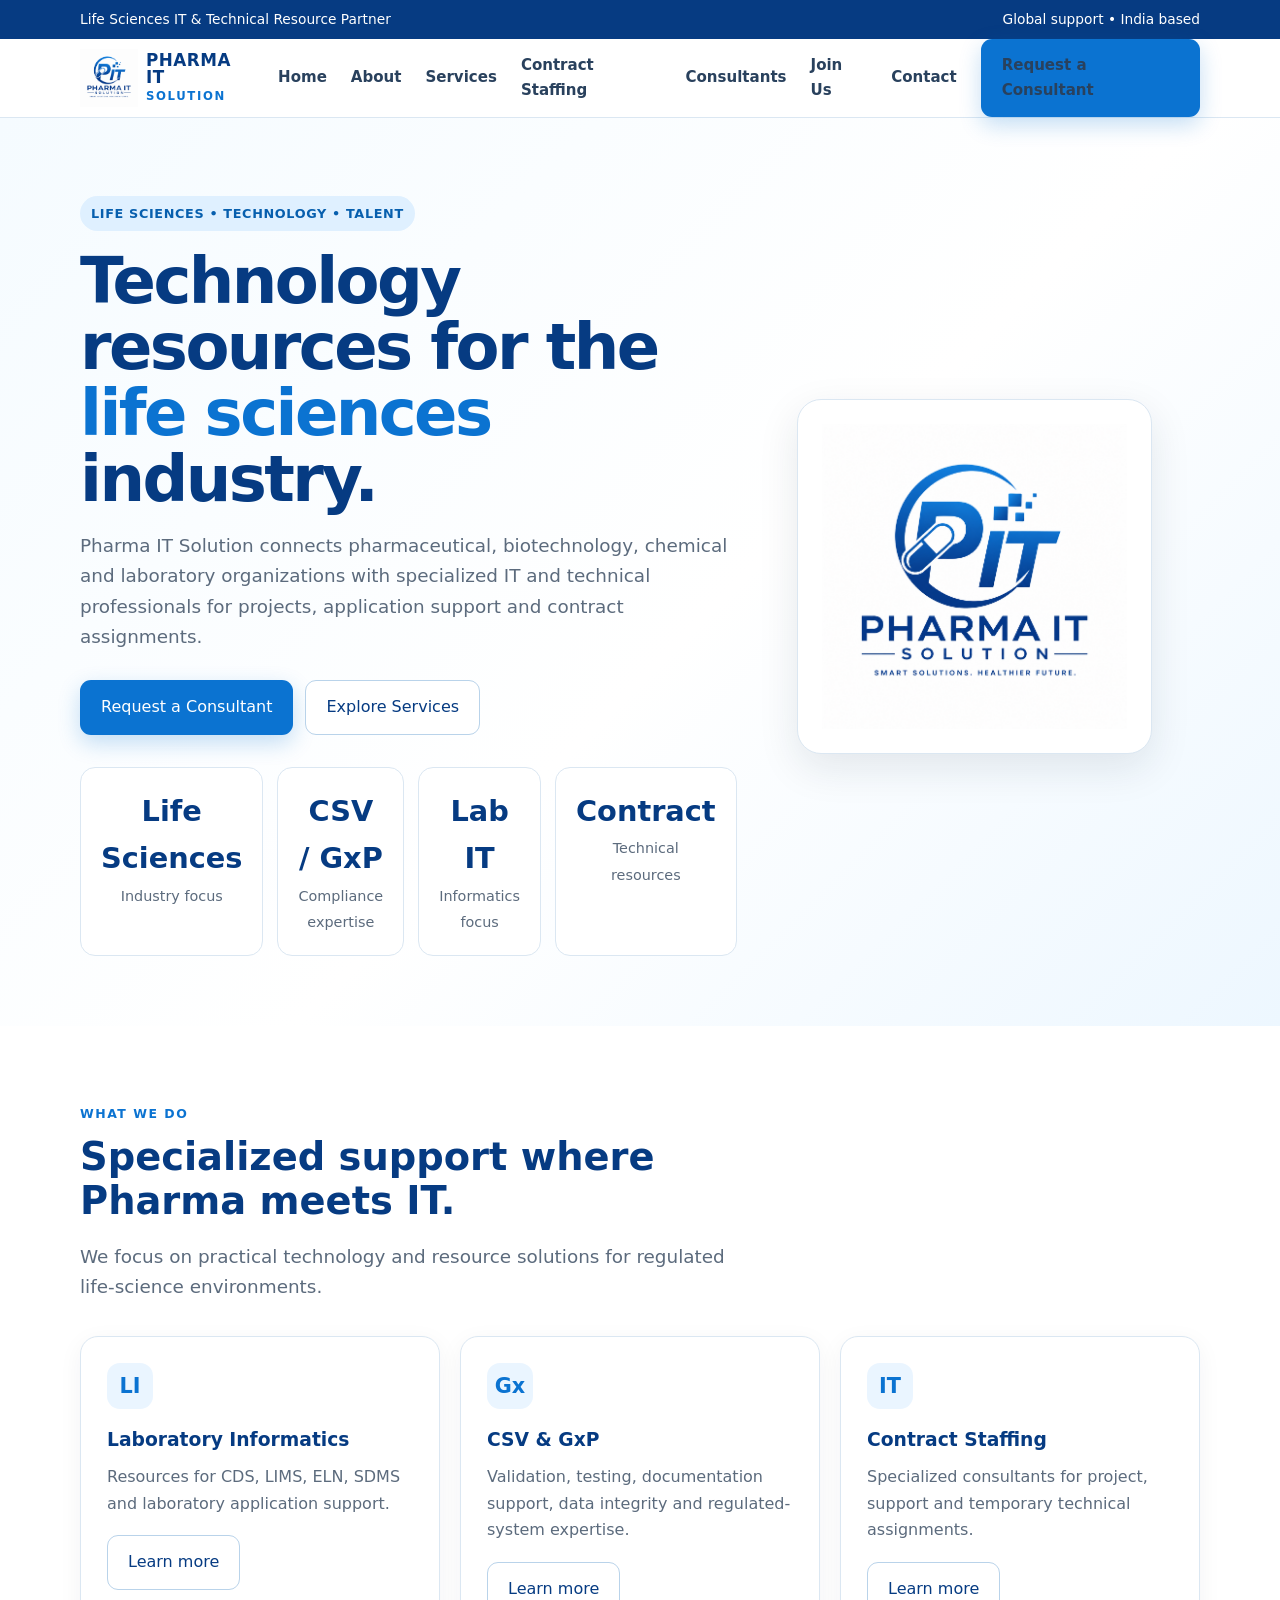
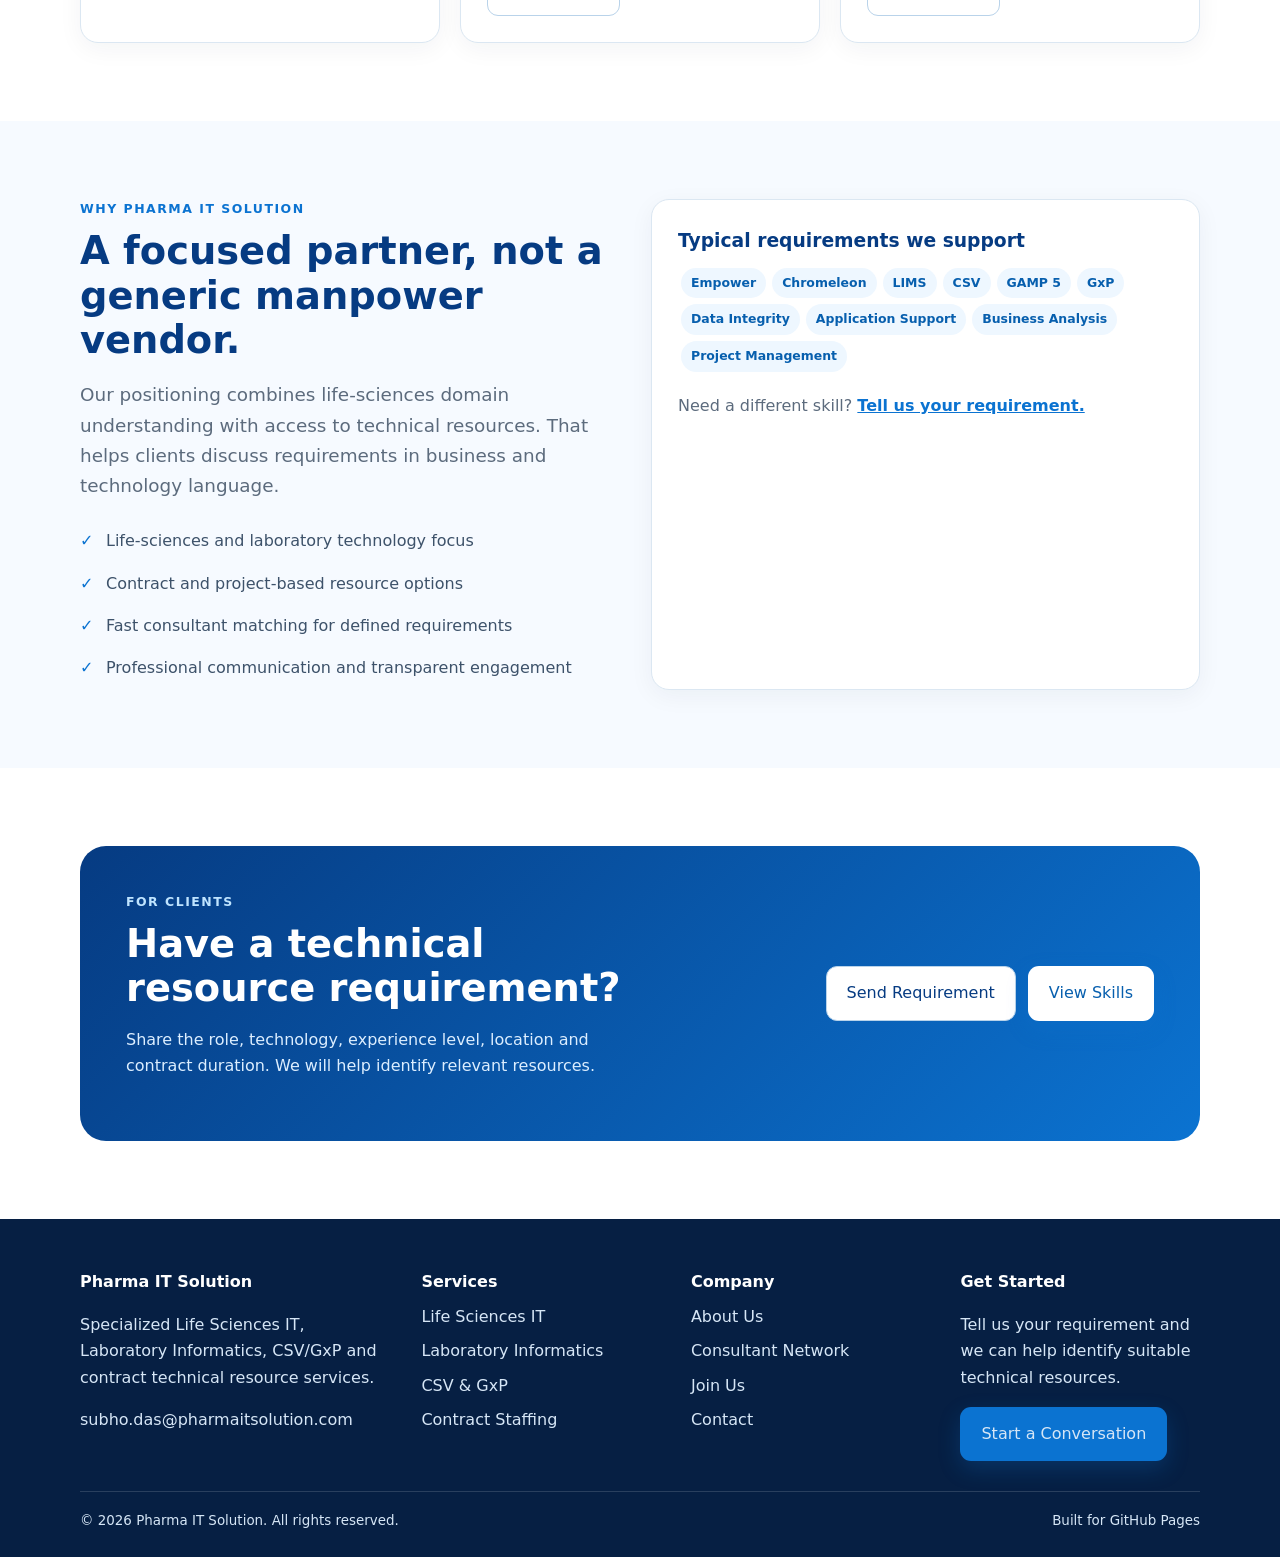
<file: index.html>
<!doctype html>
<html lang="en">
<head>
<meta charset="utf-8">
<meta name="viewport" content="width=device-width,initial-scale=1">
<meta name="description" content="Pharma IT Solution - Life Sciences IT, Laboratory Informatics, CSV, GxP consulting and contract technical resources.">
<title>Life Sciences IT & Technical Resource Partner | Pharma IT Solution</title>
<link rel="icon" href="assets/images/logo.png">
<link rel="stylesheet" href="assets/css/style.css">
</head>
<body>
<div class="topbar"><div class="container"><span>Life Sciences IT & Technical Resource Partner</span><span>Global support • India based</span></div></div>
<header class="navbar">
  <div class="container nav-wrap">
    <a class="brand" href="index.html" aria-label="Pharma IT Solution home">
      <img src="assets/images/logo.png" alt="Pharma IT Solution logo">
      <span class="brand-text"><strong>PHARMA IT</strong><span>SOLUTION</span></span>
    </a>
    <button class="menu-btn" aria-label="Open navigation">☰</button>
    <nav class="nav-links"><a href="index.html" aria-current="page">Home</a><a href="about.html">About</a><a href="services.html">Services</a><a href="staffing.html">Contract Staffing</a><a href="consultants.html">Consultants</a><a href="careers.html">Join Us</a><a href="contact.html">Contact</a><a class="btn btn-primary" href="contact.html">Request a Consultant</a></nav>
  </div>
</header>

<main>
<section class="hero"><div class="container hero-grid">
  <div>
    <span class="eyebrow">Life Sciences • Technology • Talent</span>
    <h1>Technology resources for the <span style="color:#0b73d1">life sciences</span> industry.</h1>
    <p class="lead">Pharma IT Solution connects pharmaceutical, biotechnology, chemical and laboratory organizations with specialized IT and technical professionals for projects, application support and contract assignments.</p>
    <div class="hero-actions"><a class="btn btn-primary" href="contact.html">Request a Consultant</a><a class="btn btn-outline" href="services.html">Explore Services</a></div>
    <div class="stats">
      <div class="stat"><strong>Life Sciences</strong><span>Industry focus</span></div>
      <div class="stat"><strong>CSV / GxP</strong><span>Compliance expertise</span></div>
      <div class="stat"><strong>Lab IT</strong><span>Informatics focus</span></div>
      <div class="stat"><strong>Contract</strong><span>Technical resources</span></div>
    </div>
  </div>
  <div class="hero-card"><img src="assets/images/logo.png" alt="Pharma IT Solution blue logo"></div>
</div></section>

<section class="section"><div class="container">
  <div class="section-head"><div class="kicker">What we do</div><h2>Specialized support where Pharma meets IT.</h2><p class="lead">We focus on practical technology and resource solutions for regulated life-science environments.</p></div>
  <div class="grid-3">
    <article class="card"><div class="icon">LI</div><h3>Laboratory Informatics</h3><p>Resources for CDS, LIMS, ELN, SDMS and laboratory application support.</p><a class="btn btn-outline" style="margin-top:18px" href="laboratory-informatics.html">Learn more</a></article>
    <article class="card"><div class="icon">Gx</div><h3>CSV & GxP</h3><p>Validation, testing, documentation support, data integrity and regulated-system expertise.</p><a class="btn btn-outline" style="margin-top:18px" href="csv-gxp.html">Learn more</a></article>
    <article class="card"><div class="icon">IT</div><h3>Contract Staffing</h3><p>Specialized consultants for project, support and temporary technical assignments.</p><a class="btn btn-outline" style="margin-top:18px" href="staffing.html">Learn more</a></article>
  </div>
</div></section>

<section class="section section-soft"><div class="container">
  <div class="grid-2">
    <div><div class="kicker">Why Pharma IT Solution</div><h2>A focused partner, not a generic manpower vendor.</h2>
      <p class="lead">Our positioning combines life-sciences domain understanding with access to technical resources. That helps clients discuss requirements in business and technology language.</p>
      <ul class="list"><li>Life-sciences and laboratory technology focus</li><li>Contract and project-based resource options</li><li>Fast consultant matching for defined requirements</li><li>Professional communication and transparent engagement</li></ul>
    </div>
    <div class="card"><h3>Typical requirements we support</h3><div>
      <span class="tag">Empower</span><span class="tag">Chromeleon</span><span class="tag">LIMS</span><span class="tag">CSV</span><span class="tag">GAMP 5</span><span class="tag">GxP</span><span class="tag">Data Integrity</span><span class="tag">Application Support</span><span class="tag">Business Analysis</span><span class="tag">Project Management</span>
    </div><p style="margin-top:18px">Need a different skill? <a href="contact.html" style="color:#0b73d1;font-weight:800">Tell us your requirement.</a></p></div>
  </div>
</div></section>

<section class="section"><div class="container"><div class="cta">
  <div class="grid-2" style="align-items:center"><div><div class="kicker" style="color:#bfe4ff">For clients</div><h2>Have a technical resource requirement?</h2><p>Share the role, technology, experience level, location and contract duration. We will help identify relevant resources.</p></div>
  <div style="display:flex;justify-content:flex-end;gap:12px;flex-wrap:wrap"><a class="btn btn-outline" href="contact.html">Send Requirement</a><a class="btn btn-primary" style="background:#fff;color:#075fae" href="consultants.html">View Skills</a></div></div>
</div></div></section>
</main>
<footer class="footer">
  <div class="container footer-grid">
    <div>
      <h3>Pharma IT Solution</h3>
      <p>Specialized Life Sciences IT, Laboratory Informatics, CSV/GxP and contract technical resource services.</p>
      <p><a href="mailto:subho.das@pharmaitsolution.com">subho.das@pharmaitsolution.com</a></p>
    </div>
    <div><h3>Services</h3><div class="footer-links">
      <a href="services.html">Life Sciences IT</a><a href="laboratory-informatics.html">Laboratory Informatics</a>
      <a href="csv-gxp.html">CSV & GxP</a><a href="staffing.html">Contract Staffing</a>
    </div></div>
    <div><h3>Company</h3><div class="footer-links">
      <a href="about.html">About Us</a><a href="consultants.html">Consultant Network</a><a href="careers.html">Join Us</a><a href="contact.html">Contact</a>
    </div></div>
    <div><h3>Get Started</h3><p>Tell us your requirement and we can help identify suitable technical resources.</p><a class="btn btn-primary" href="contact.html">Start a Conversation</a></div>
  </div>
  <div class="container footer-bottom"><span>© <span data-year></span> Pharma IT Solution. All rights reserved.</span><span>Built for GitHub Pages</span></div>
</footer>
<script src="assets/js/main.js"></script>
</body></html>
</file>
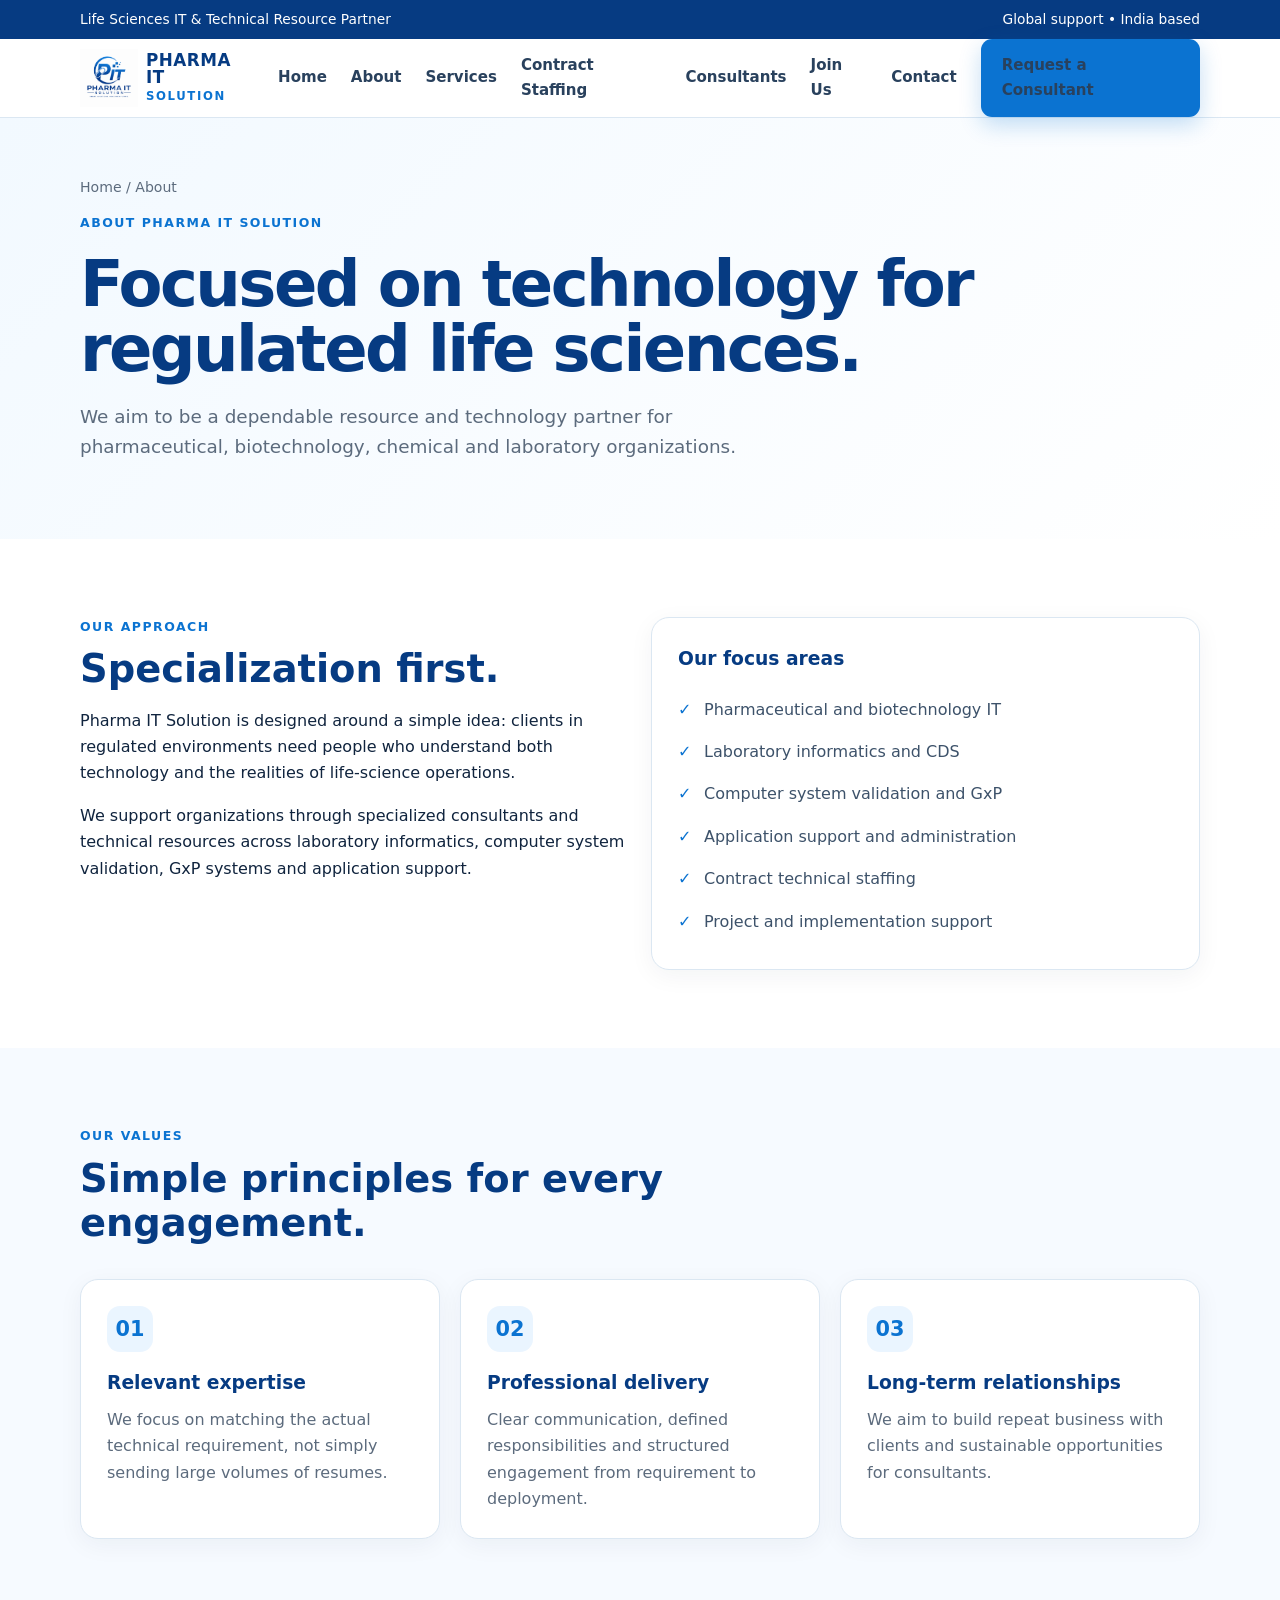
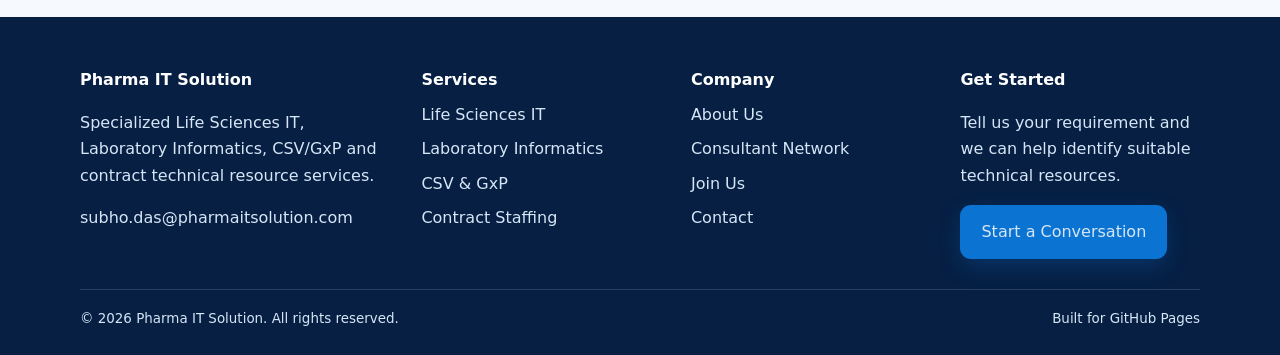
<file: about.html>
<!doctype html>
<html lang="en">
<head>
<meta charset="utf-8">
<meta name="viewport" content="width=device-width,initial-scale=1">
<meta name="description" content="Pharma IT Solution - Life Sciences IT, Laboratory Informatics, CSV, GxP consulting and contract technical resources.">
<title>About Us | Pharma IT Solution</title>
<link rel="icon" href="assets/images/logo.png">
<link rel="stylesheet" href="assets/css/style.css">
</head>
<body>
<div class="topbar"><div class="container"><span>Life Sciences IT & Technical Resource Partner</span><span>Global support • India based</span></div></div>
<header class="navbar">
  <div class="container nav-wrap">
    <a class="brand" href="index.html" aria-label="Pharma IT Solution home">
      <img src="assets/images/logo.png" alt="Pharma IT Solution logo">
      <span class="brand-text"><strong>PHARMA IT</strong><span>SOLUTION</span></span>
    </a>
    <button class="menu-btn" aria-label="Open navigation">☰</button>
    <nav class="nav-links"><a href="index.html">Home</a><a href="about.html" aria-current="page">About</a><a href="services.html">Services</a><a href="staffing.html">Contract Staffing</a><a href="consultants.html">Consultants</a><a href="careers.html">Join Us</a><a href="contact.html">Contact</a><a class="btn btn-primary" href="contact.html">Request a Consultant</a></nav>
  </div>
</header>

<main>
<section class="page-hero"><div class="container"><div class="breadcrumb">Home / About</div><div class="kicker">About Pharma IT Solution</div><h1>Focused on technology for regulated life sciences.</h1><p class="lead">We aim to be a dependable resource and technology partner for pharmaceutical, biotechnology, chemical and laboratory organizations.</p></div></section>
<section class="section"><div class="container grid-2">
<div><div class="kicker">Our approach</div><h2>Specialization first.</h2><p>Pharma IT Solution is designed around a simple idea: clients in regulated environments need people who understand both technology and the realities of life-science operations.</p><p>We support organizations through specialized consultants and technical resources across laboratory informatics, computer system validation, GxP systems and application support.</p></div>
<div class="card"><h3>Our focus areas</h3><ul class="list"><li>Pharmaceutical and biotechnology IT</li><li>Laboratory informatics and CDS</li><li>Computer system validation and GxP</li><li>Application support and administration</li><li>Contract technical staffing</li><li>Project and implementation support</li></ul></div>
</div></section>
<section class="section section-soft"><div class="container"><div class="section-head"><div class="kicker">Our values</div><h2>Simple principles for every engagement.</h2></div><div class="grid-3">
<div class="card"><div class="icon">01</div><h3>Relevant expertise</h3><p>We focus on matching the actual technical requirement, not simply sending large volumes of resumes.</p></div>
<div class="card"><div class="icon">02</div><h3>Professional delivery</h3><p>Clear communication, defined responsibilities and structured engagement from requirement to deployment.</p></div>
<div class="card"><div class="icon">03</div><h3>Long-term relationships</h3><p>We aim to build repeat business with clients and sustainable opportunities for consultants.</p></div>
</div></div></section>
</main>
<footer class="footer">
  <div class="container footer-grid">
    <div>
      <h3>Pharma IT Solution</h3>
      <p>Specialized Life Sciences IT, Laboratory Informatics, CSV/GxP and contract technical resource services.</p>
      <p><a href="mailto:subho.das@pharmaitsolution.com">subho.das@pharmaitsolution.com</a></p>
    </div>
    <div><h3>Services</h3><div class="footer-links">
      <a href="services.html">Life Sciences IT</a><a href="laboratory-informatics.html">Laboratory Informatics</a>
      <a href="csv-gxp.html">CSV & GxP</a><a href="staffing.html">Contract Staffing</a>
    </div></div>
    <div><h3>Company</h3><div class="footer-links">
      <a href="about.html">About Us</a><a href="consultants.html">Consultant Network</a><a href="careers.html">Join Us</a><a href="contact.html">Contact</a>
    </div></div>
    <div><h3>Get Started</h3><p>Tell us your requirement and we can help identify suitable technical resources.</p><a class="btn btn-primary" href="contact.html">Start a Conversation</a></div>
  </div>
  <div class="container footer-bottom"><span>© <span data-year></span> Pharma IT Solution. All rights reserved.</span><span>Built for GitHub Pages</span></div>
</footer>
<script src="assets/js/main.js"></script>
</body></html>
</file>
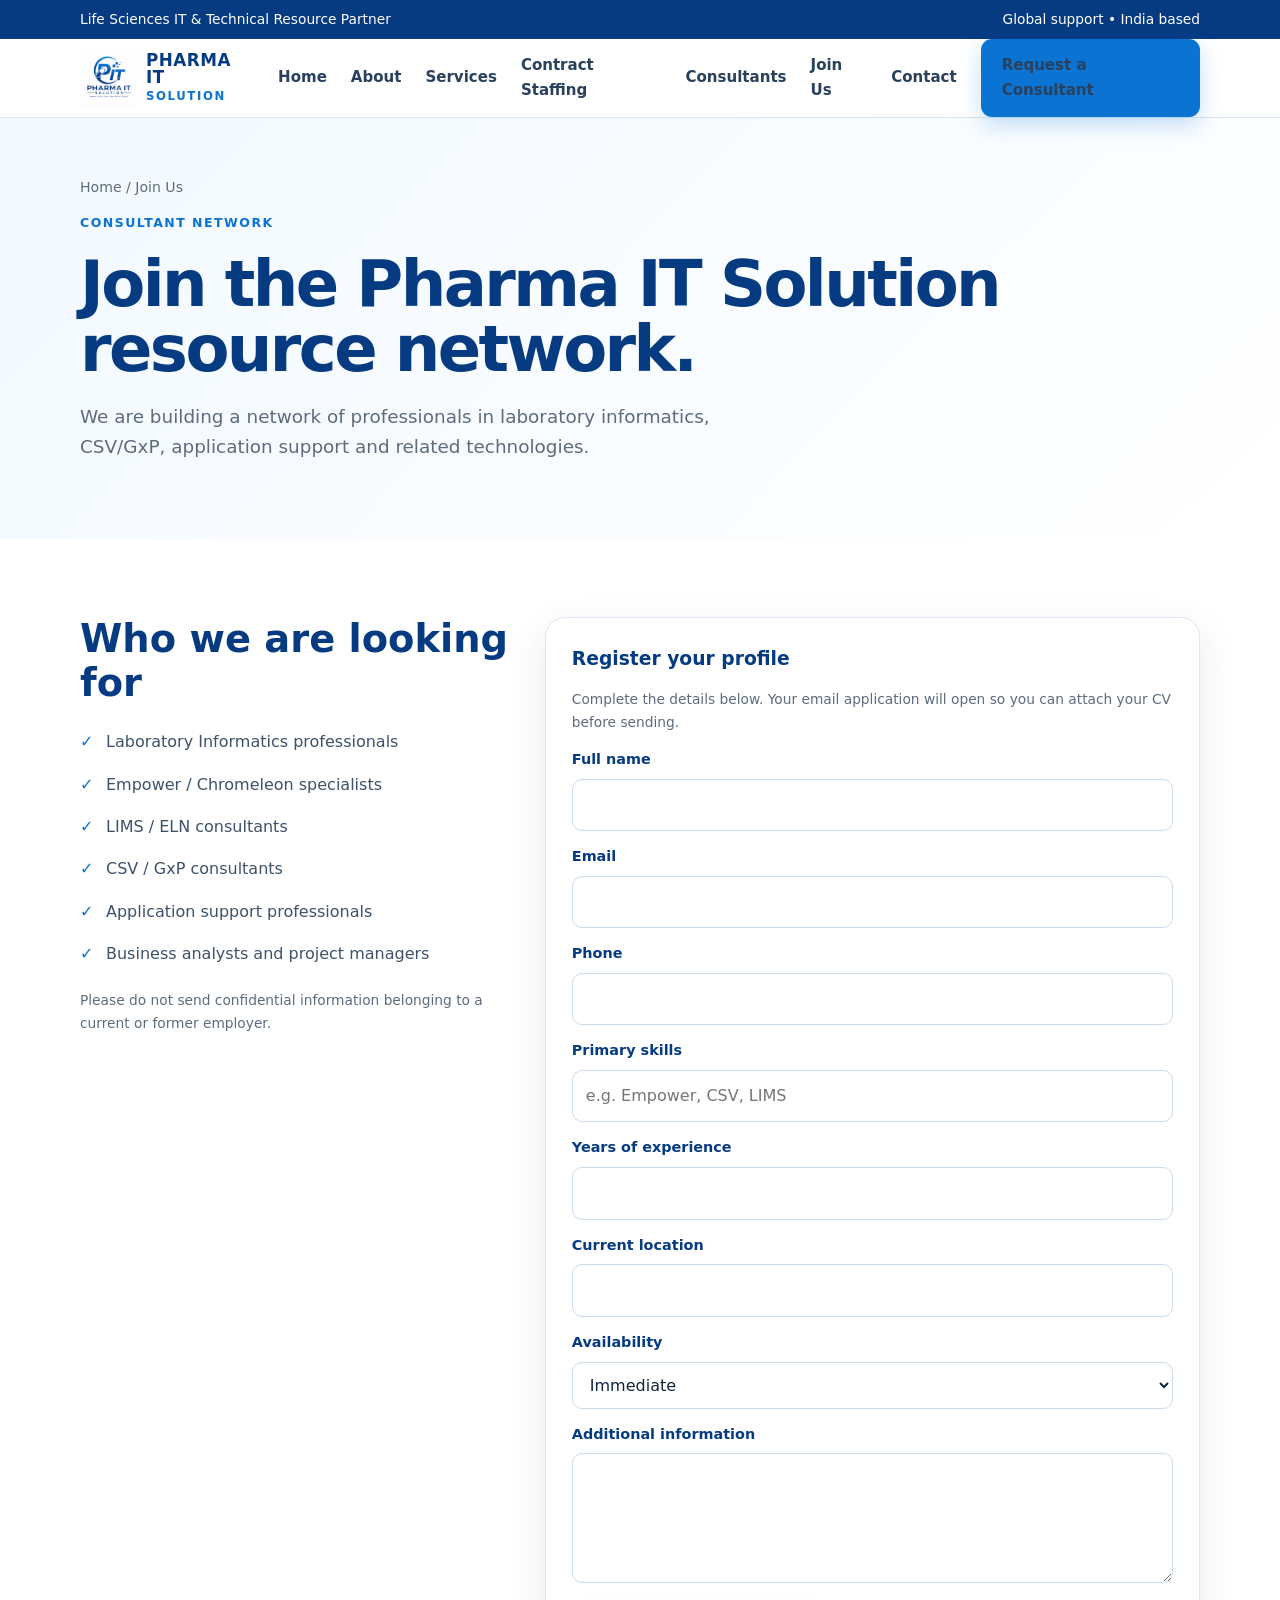
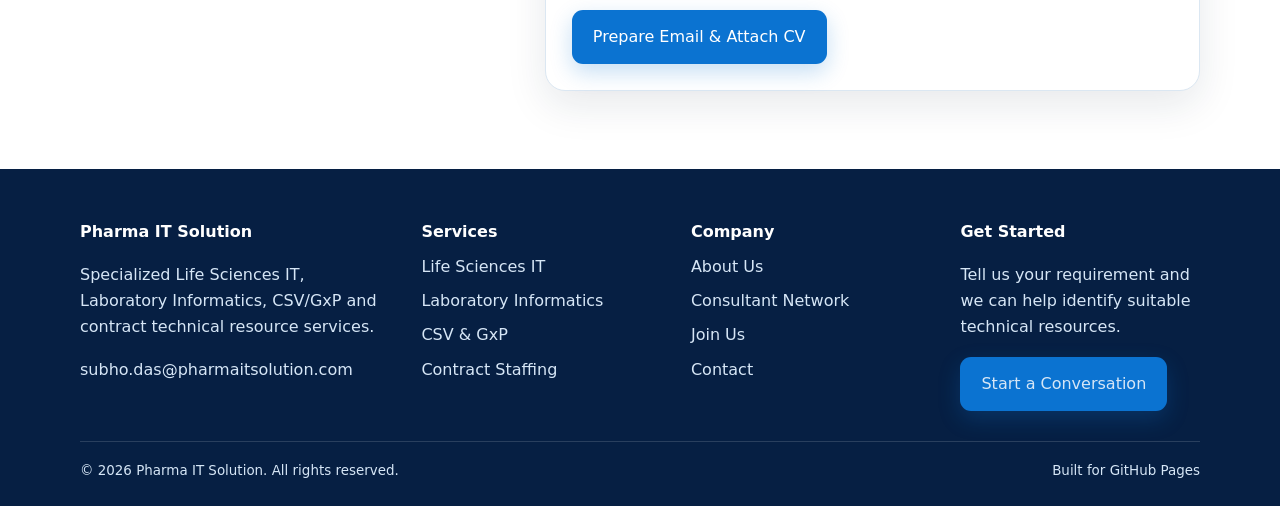
<file: careers.html>
<!doctype html>
<html lang="en">
<head>
<meta charset="utf-8">
<meta name="viewport" content="width=device-width,initial-scale=1">
<meta name="description" content="Pharma IT Solution - Life Sciences IT, Laboratory Informatics, CSV, GxP consulting and contract technical resources.">
<title>Join Our Consultant Network | Pharma IT Solution</title>
<link rel="icon" href="assets/images/logo.png">
<link rel="stylesheet" href="assets/css/style.css">
</head>
<body>
<div class="topbar"><div class="container"><span>Life Sciences IT & Technical Resource Partner</span><span>Global support • India based</span></div></div>
<header class="navbar">
  <div class="container nav-wrap">
    <a class="brand" href="index.html" aria-label="Pharma IT Solution home">
      <img src="assets/images/logo.png" alt="Pharma IT Solution logo">
      <span class="brand-text"><strong>PHARMA IT</strong><span>SOLUTION</span></span>
    </a>
    <button class="menu-btn" aria-label="Open navigation">☰</button>
    <nav class="nav-links"><a href="index.html">Home</a><a href="about.html">About</a><a href="services.html">Services</a><a href="staffing.html">Contract Staffing</a><a href="consultants.html">Consultants</a><a href="careers.html" aria-current="page">Join Us</a><a href="contact.html">Contact</a><a class="btn btn-primary" href="contact.html">Request a Consultant</a></nav>
  </div>
</header>

<main>
<section class="page-hero"><div class="container"><div class="breadcrumb">Home / Join Us</div><div class="kicker">Consultant Network</div><h1>Join the Pharma IT Solution resource network.</h1><p class="lead">We are building a network of professionals in laboratory informatics, CSV/GxP, application support and related technologies.</p></div></section>
<section class="section"><div class="container form-wrap">
<div><h2>Who we are looking for</h2><ul class="list"><li>Laboratory Informatics professionals</li><li>Empower / Chromeleon specialists</li><li>LIMS / ELN consultants</li><li>CSV / GxP consultants</li><li>Application support professionals</li><li>Business analysts and project managers</li></ul><p class="small">Please do not send confidential information belonging to a current or former employer.</p></div>
<form data-mailto="subho.das@pharmaitsolution.com" data-subject="Consultant Registration - Pharma IT Solution">
<h3>Register your profile</h3><p class="small">Complete the details below. Your email application will open so you can attach your CV before sending.</p>
<label for="name">Full name</label><input id="name" name="Name" required>
<label for="email">Email</label><input id="email" name="Email" type="email" required>
<label for="phone">Phone</label><input id="phone" name="Phone">
<label for="skills">Primary skills</label><input id="skills" name="Primary skills" placeholder="e.g. Empower, CSV, LIMS">
<label for="experience">Years of experience</label><input id="experience" name="Experience">
<label for="location">Current location</label><input id="location" name="Location">
<label for="availability">Availability</label><select id="availability" name="Availability"><option>Immediate</option><option>Within 15 days</option><option>Within 30 days</option><option>More than 30 days</option></select>
<label for="message">Additional information</label><textarea id="message" name="Additional information"></textarea>
<button class="btn btn-primary" type="submit" style="margin-top:18px">Prepare Email & Attach CV</button>
</form>
</div></section>
</main>
<footer class="footer">
  <div class="container footer-grid">
    <div>
      <h3>Pharma IT Solution</h3>
      <p>Specialized Life Sciences IT, Laboratory Informatics, CSV/GxP and contract technical resource services.</p>
      <p><a href="mailto:subho.das@pharmaitsolution.com">subho.das@pharmaitsolution.com</a></p>
    </div>
    <div><h3>Services</h3><div class="footer-links">
      <a href="services.html">Life Sciences IT</a><a href="laboratory-informatics.html">Laboratory Informatics</a>
      <a href="csv-gxp.html">CSV & GxP</a><a href="staffing.html">Contract Staffing</a>
    </div></div>
    <div><h3>Company</h3><div class="footer-links">
      <a href="about.html">About Us</a><a href="consultants.html">Consultant Network</a><a href="careers.html">Join Us</a><a href="contact.html">Contact</a>
    </div></div>
    <div><h3>Get Started</h3><p>Tell us your requirement and we can help identify suitable technical resources.</p><a class="btn btn-primary" href="contact.html">Start a Conversation</a></div>
  </div>
  <div class="container footer-bottom"><span>© <span data-year></span> Pharma IT Solution. All rights reserved.</span><span>Built for GitHub Pages</span></div>
</footer>
<script src="assets/js/main.js"></script>
</body></html>
</file>
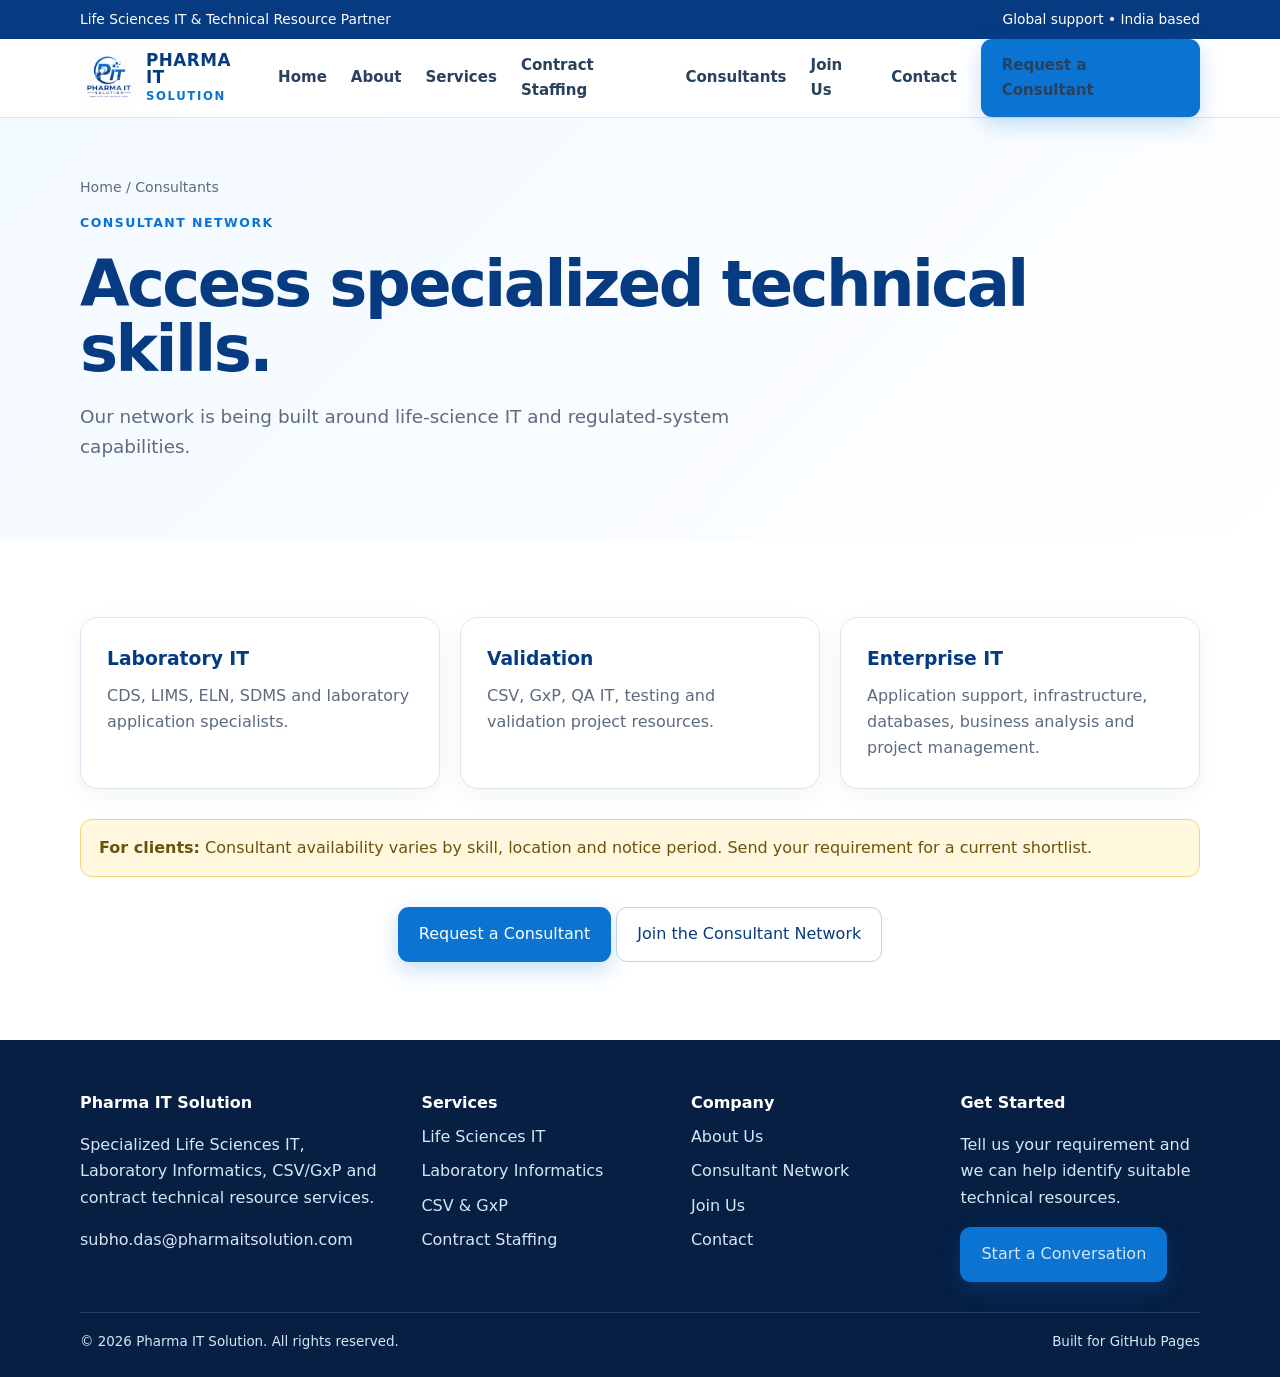
<file: consultants.html>
<!doctype html>
<html lang="en">
<head>
<meta charset="utf-8">
<meta name="viewport" content="width=device-width,initial-scale=1">
<meta name="description" content="Pharma IT Solution - Life Sciences IT, Laboratory Informatics, CSV, GxP consulting and contract technical resources.">
<title>Consultants | Pharma IT Solution</title>
<link rel="icon" href="assets/images/logo.png">
<link rel="stylesheet" href="assets/css/style.css">
</head>
<body>
<div class="topbar"><div class="container"><span>Life Sciences IT & Technical Resource Partner</span><span>Global support • India based</span></div></div>
<header class="navbar">
  <div class="container nav-wrap">
    <a class="brand" href="index.html" aria-label="Pharma IT Solution home">
      <img src="assets/images/logo.png" alt="Pharma IT Solution logo">
      <span class="brand-text"><strong>PHARMA IT</strong><span>SOLUTION</span></span>
    </a>
    <button class="menu-btn" aria-label="Open navigation">☰</button>
    <nav class="nav-links"><a href="index.html">Home</a><a href="about.html">About</a><a href="services.html">Services</a><a href="staffing.html">Contract Staffing</a><a href="consultants.html" aria-current="page">Consultants</a><a href="careers.html">Join Us</a><a href="contact.html">Contact</a><a class="btn btn-primary" href="contact.html">Request a Consultant</a></nav>
  </div>
</header>

<main>
<section class="page-hero"><div class="container"><div class="breadcrumb">Home / Consultants</div><div class="kicker">Consultant Network</div><h1>Access specialized technical skills.</h1><p class="lead">Our network is being built around life-science IT and regulated-system capabilities.</p></div></section>
<section class="section"><div class="container">
<div class="grid-3">
<div class="card"><h3>Laboratory IT</h3><p>CDS, LIMS, ELN, SDMS and laboratory application specialists.</p></div>
<div class="card"><h3>Validation</h3><p>CSV, GxP, QA IT, testing and validation project resources.</p></div>
<div class="card"><h3>Enterprise IT</h3><p>Application support, infrastructure, databases, business analysis and project management.</p></div>
</div>
<div style="margin-top:30px" class="notice"><strong>For clients:</strong> Consultant availability varies by skill, location and notice period. Send your requirement for a current shortlist.</div>
<div style="margin-top:30px;text-align:center"><a class="btn btn-primary" href="contact.html">Request a Consultant</a> <a class="btn btn-outline" href="careers.html">Join the Consultant Network</a></div>
</div></section>
</main>
<footer class="footer">
  <div class="container footer-grid">
    <div>
      <h3>Pharma IT Solution</h3>
      <p>Specialized Life Sciences IT, Laboratory Informatics, CSV/GxP and contract technical resource services.</p>
      <p><a href="mailto:subho.das@pharmaitsolution.com">subho.das@pharmaitsolution.com</a></p>
    </div>
    <div><h3>Services</h3><div class="footer-links">
      <a href="services.html">Life Sciences IT</a><a href="laboratory-informatics.html">Laboratory Informatics</a>
      <a href="csv-gxp.html">CSV & GxP</a><a href="staffing.html">Contract Staffing</a>
    </div></div>
    <div><h3>Company</h3><div class="footer-links">
      <a href="about.html">About Us</a><a href="consultants.html">Consultant Network</a><a href="careers.html">Join Us</a><a href="contact.html">Contact</a>
    </div></div>
    <div><h3>Get Started</h3><p>Tell us your requirement and we can help identify suitable technical resources.</p><a class="btn btn-primary" href="contact.html">Start a Conversation</a></div>
  </div>
  <div class="container footer-bottom"><span>© <span data-year></span> Pharma IT Solution. All rights reserved.</span><span>Built for GitHub Pages</span></div>
</footer>
<script src="assets/js/main.js"></script>
</body></html>
</file>
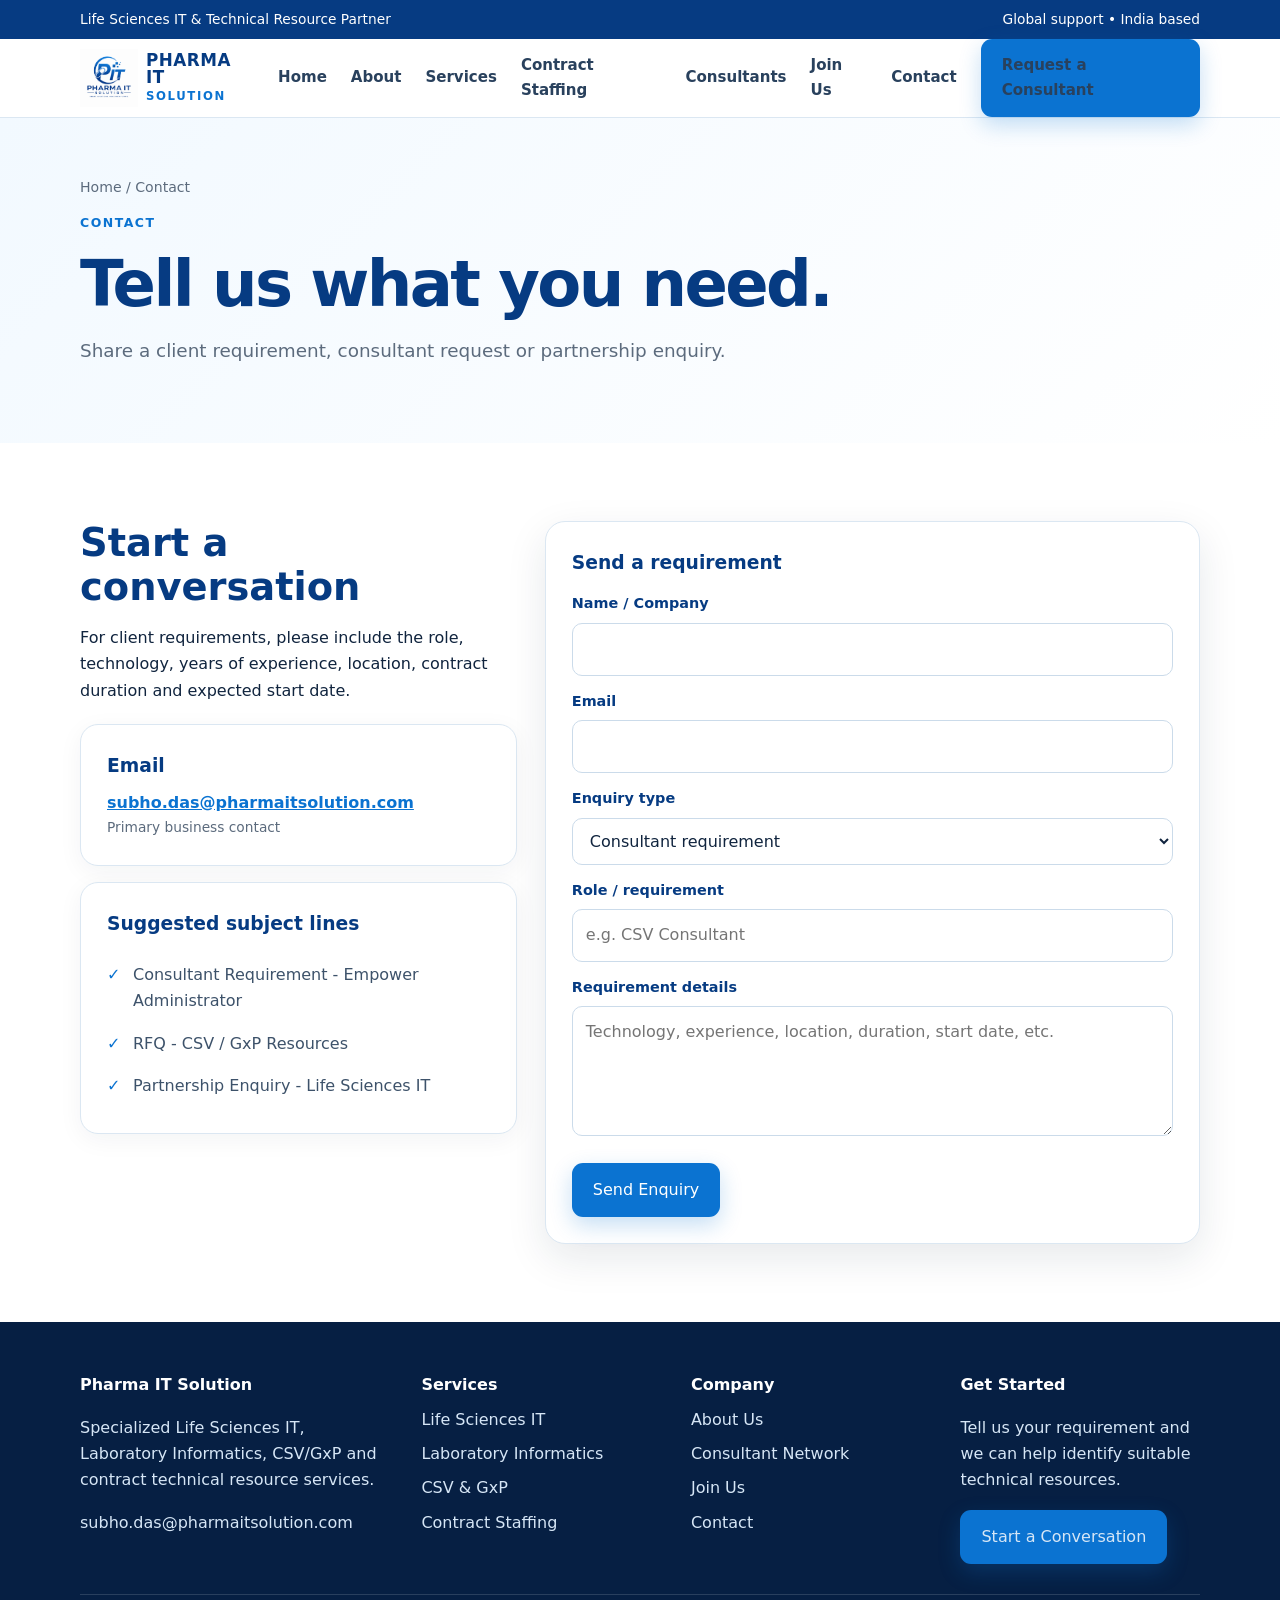
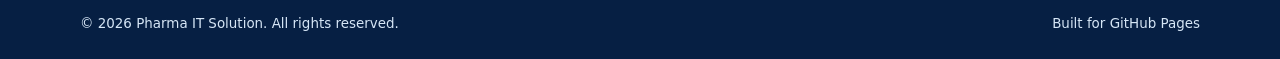
<file: contact.html>
<!doctype html>
<html lang="en">
<head>
<meta charset="utf-8">
<meta name="viewport" content="width=device-width,initial-scale=1">
<meta name="description" content="Pharma IT Solution - Life Sciences IT, Laboratory Informatics, CSV, GxP consulting and contract technical resources.">
<title>Contact | Pharma IT Solution</title>
<link rel="icon" href="assets/images/logo.png">
<link rel="stylesheet" href="assets/css/style.css">
</head>
<body>
<div class="topbar"><div class="container"><span>Life Sciences IT & Technical Resource Partner</span><span>Global support • India based</span></div></div>
<header class="navbar">
  <div class="container nav-wrap">
    <a class="brand" href="index.html" aria-label="Pharma IT Solution home">
      <img src="assets/images/logo.png" alt="Pharma IT Solution logo">
      <span class="brand-text"><strong>PHARMA IT</strong><span>SOLUTION</span></span>
    </a>
    <button class="menu-btn" aria-label="Open navigation">☰</button>
    <nav class="nav-links"><a href="index.html">Home</a><a href="about.html">About</a><a href="services.html">Services</a><a href="staffing.html">Contract Staffing</a><a href="consultants.html">Consultants</a><a href="careers.html">Join Us</a><a href="contact.html" aria-current="page">Contact</a><a class="btn btn-primary" href="contact.html">Request a Consultant</a></nav>
  </div>
</header>

<main>
<section class="page-hero"><div class="container"><div class="breadcrumb">Home / Contact</div><div class="kicker">Contact</div><h1>Tell us what you need.</h1><p class="lead">Share a client requirement, consultant request or partnership enquiry.</p></div></section>
<section class="section"><div class="container form-wrap">
<div><h2>Start a conversation</h2><p>For client requirements, please include the role, technology, years of experience, location, contract duration and expected start date.</p>
<div class="card" style="margin-top:20px"><h3>Email</h3><p><a href="mailto:subho.das@pharmaitsolution.com" style="color:#0b73d1;font-weight:800">subho.das@pharmaitsolution.com</a></p><p class="small">Primary business contact</p></div>
<div class="card" style="margin-top:16px"><h3>Suggested subject lines</h3><ul class="list"><li>Consultant Requirement - Empower Administrator</li><li>RFQ - CSV / GxP Resources</li><li>Partnership Enquiry - Life Sciences IT</li></ul></div></div>
<form data-mailto="subho.das@pharmaitsolution.com" data-subject="Business Enquiry - Pharma IT Solution">
<h3>Send a requirement</h3>
<label for="name">Name / Company</label><input id="name" name="Name / Company" required>
<label for="email">Email</label><input id="email" name="Email" type="email" required>
<label for="type">Enquiry type</label><select id="type" name="Enquiry type"><option>Consultant requirement</option><option>RFQ / RFP</option><option>Partnership</option><option>General enquiry</option></select>
<label for="role">Role / requirement</label><input id="role" name="Role / requirement" placeholder="e.g. CSV Consultant">
<label for="details">Requirement details</label><textarea id="details" name="Requirement details" placeholder="Technology, experience, location, duration, start date, etc."></textarea>
<button class="btn btn-primary" type="submit" style="margin-top:18px">Send Enquiry</button>
</form>
</div></section>
</main>
<footer class="footer">
  <div class="container footer-grid">
    <div>
      <h3>Pharma IT Solution</h3>
      <p>Specialized Life Sciences IT, Laboratory Informatics, CSV/GxP and contract technical resource services.</p>
      <p><a href="mailto:subho.das@pharmaitsolution.com">subho.das@pharmaitsolution.com</a></p>
    </div>
    <div><h3>Services</h3><div class="footer-links">
      <a href="services.html">Life Sciences IT</a><a href="laboratory-informatics.html">Laboratory Informatics</a>
      <a href="csv-gxp.html">CSV & GxP</a><a href="staffing.html">Contract Staffing</a>
    </div></div>
    <div><h3>Company</h3><div class="footer-links">
      <a href="about.html">About Us</a><a href="consultants.html">Consultant Network</a><a href="careers.html">Join Us</a><a href="contact.html">Contact</a>
    </div></div>
    <div><h3>Get Started</h3><p>Tell us your requirement and we can help identify suitable technical resources.</p><a class="btn btn-primary" href="contact.html">Start a Conversation</a></div>
  </div>
  <div class="container footer-bottom"><span>© <span data-year></span> Pharma IT Solution. All rights reserved.</span><span>Built for GitHub Pages</span></div>
</footer>
<script src="assets/js/main.js"></script>
</body></html>
</file>
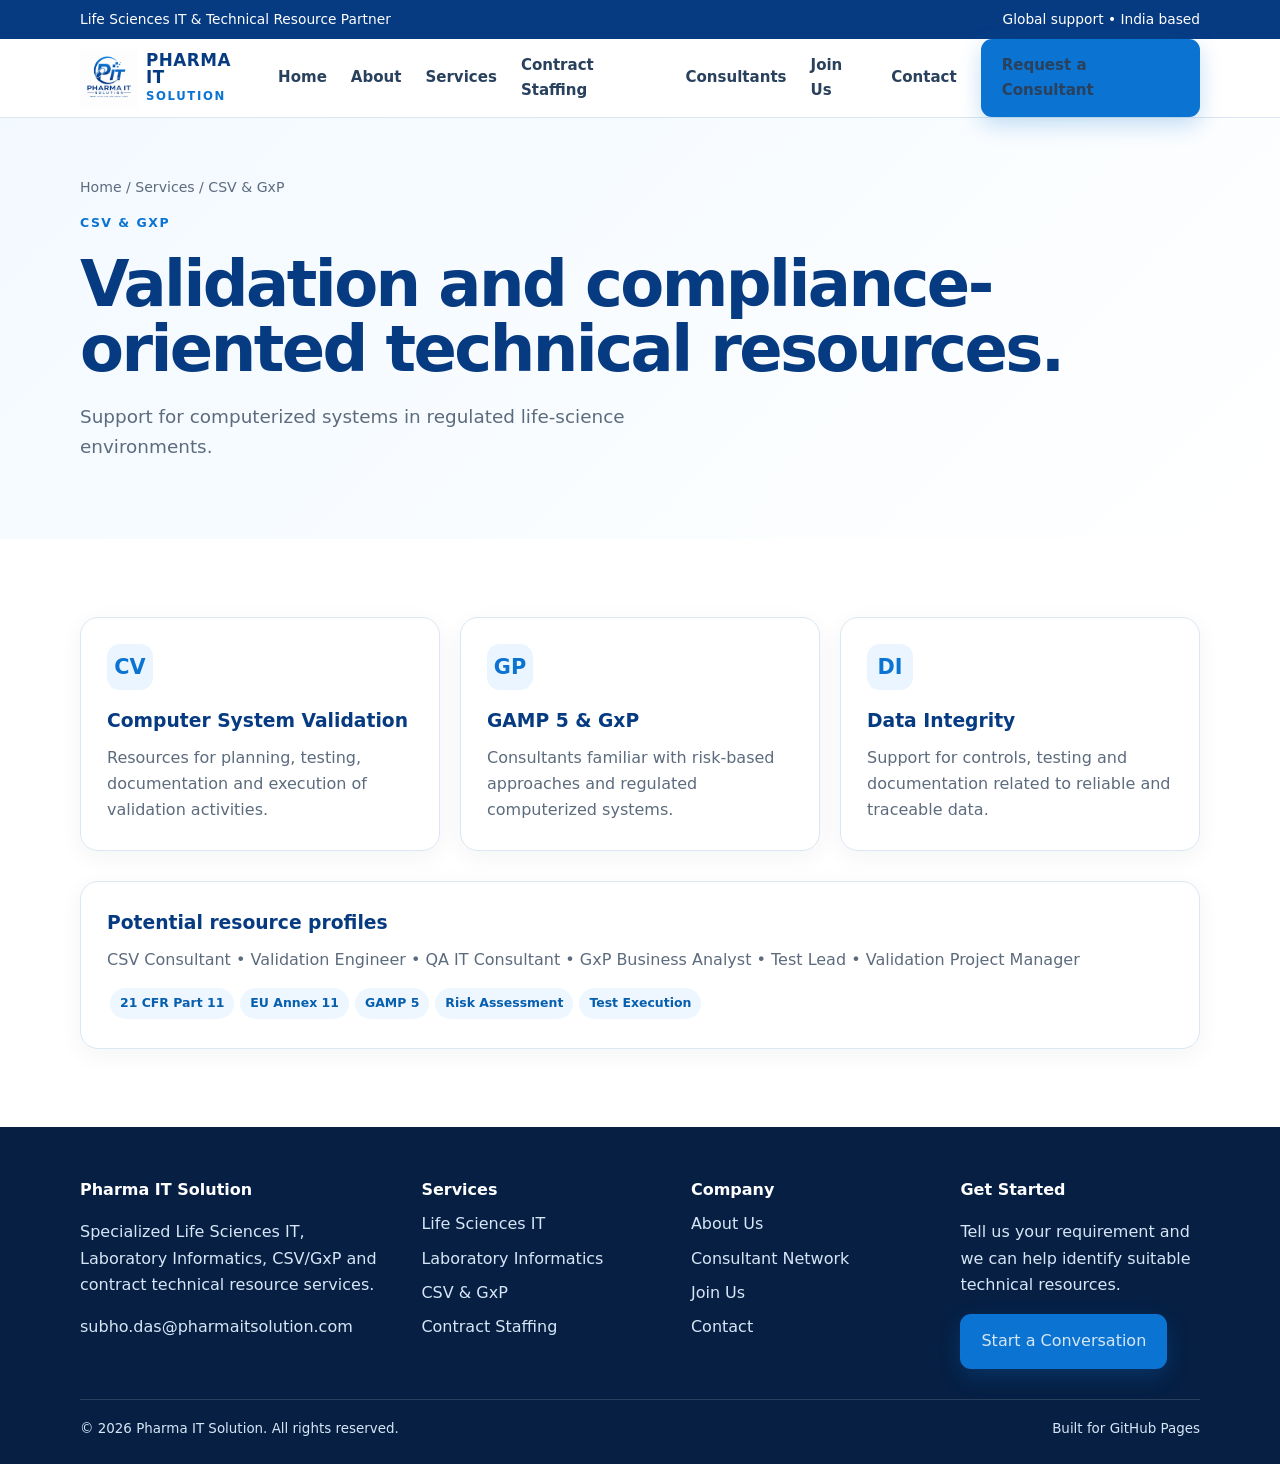
<file: csv-gxp.html>
<!doctype html>
<html lang="en">
<head>
<meta charset="utf-8">
<meta name="viewport" content="width=device-width,initial-scale=1">
<meta name="description" content="Pharma IT Solution - Life Sciences IT, Laboratory Informatics, CSV, GxP consulting and contract technical resources.">
<title>CSV & GxP | Pharma IT Solution</title>
<link rel="icon" href="assets/images/logo.png">
<link rel="stylesheet" href="assets/css/style.css">
</head>
<body>
<div class="topbar"><div class="container"><span>Life Sciences IT & Technical Resource Partner</span><span>Global support • India based</span></div></div>
<header class="navbar">
  <div class="container nav-wrap">
    <a class="brand" href="index.html" aria-label="Pharma IT Solution home">
      <img src="assets/images/logo.png" alt="Pharma IT Solution logo">
      <span class="brand-text"><strong>PHARMA IT</strong><span>SOLUTION</span></span>
    </a>
    <button class="menu-btn" aria-label="Open navigation">☰</button>
    <nav class="nav-links"><a href="index.html">Home</a><a href="about.html">About</a><a href="services.html">Services</a><a href="staffing.html">Contract Staffing</a><a href="consultants.html">Consultants</a><a href="careers.html">Join Us</a><a href="contact.html">Contact</a><a class="btn btn-primary" href="contact.html">Request a Consultant</a></nav>
  </div>
</header>

<main>
<section class="page-hero"><div class="container"><div class="breadcrumb">Home / Services / CSV & GxP</div><div class="kicker">CSV & GxP</div><h1>Validation and compliance-oriented technical resources.</h1><p class="lead">Support for computerized systems in regulated life-science environments.</p></div></section>
<section class="section"><div class="container"><div class="grid-3">
<div class="card"><div class="icon">CV</div><h3>Computer System Validation</h3><p>Resources for planning, testing, documentation and execution of validation activities.</p></div>
<div class="card"><div class="icon">GP</div><h3>GAMP 5 & GxP</h3><p>Consultants familiar with risk-based approaches and regulated computerized systems.</p></div>
<div class="card"><div class="icon">DI</div><h3>Data Integrity</h3><p>Support for controls, testing and documentation related to reliable and traceable data.</p></div>
</div><div style="margin-top:30px" class="card"><h3>Potential resource profiles</h3><p>CSV Consultant • Validation Engineer • QA IT Consultant • GxP Business Analyst • Test Lead • Validation Project Manager</p><div style="margin-top:12px"><span class="tag">21 CFR Part 11</span><span class="tag">EU Annex 11</span><span class="tag">GAMP 5</span><span class="tag">Risk Assessment</span><span class="tag">Test Execution</span></div></div></div></section>
</main>
<footer class="footer">
  <div class="container footer-grid">
    <div>
      <h3>Pharma IT Solution</h3>
      <p>Specialized Life Sciences IT, Laboratory Informatics, CSV/GxP and contract technical resource services.</p>
      <p><a href="mailto:subho.das@pharmaitsolution.com">subho.das@pharmaitsolution.com</a></p>
    </div>
    <div><h3>Services</h3><div class="footer-links">
      <a href="services.html">Life Sciences IT</a><a href="laboratory-informatics.html">Laboratory Informatics</a>
      <a href="csv-gxp.html">CSV & GxP</a><a href="staffing.html">Contract Staffing</a>
    </div></div>
    <div><h3>Company</h3><div class="footer-links">
      <a href="about.html">About Us</a><a href="consultants.html">Consultant Network</a><a href="careers.html">Join Us</a><a href="contact.html">Contact</a>
    </div></div>
    <div><h3>Get Started</h3><p>Tell us your requirement and we can help identify suitable technical resources.</p><a class="btn btn-primary" href="contact.html">Start a Conversation</a></div>
  </div>
  <div class="container footer-bottom"><span>© <span data-year></span> Pharma IT Solution. All rights reserved.</span><span>Built for GitHub Pages</span></div>
</footer>
<script src="assets/js/main.js"></script>
</body></html>
</file>
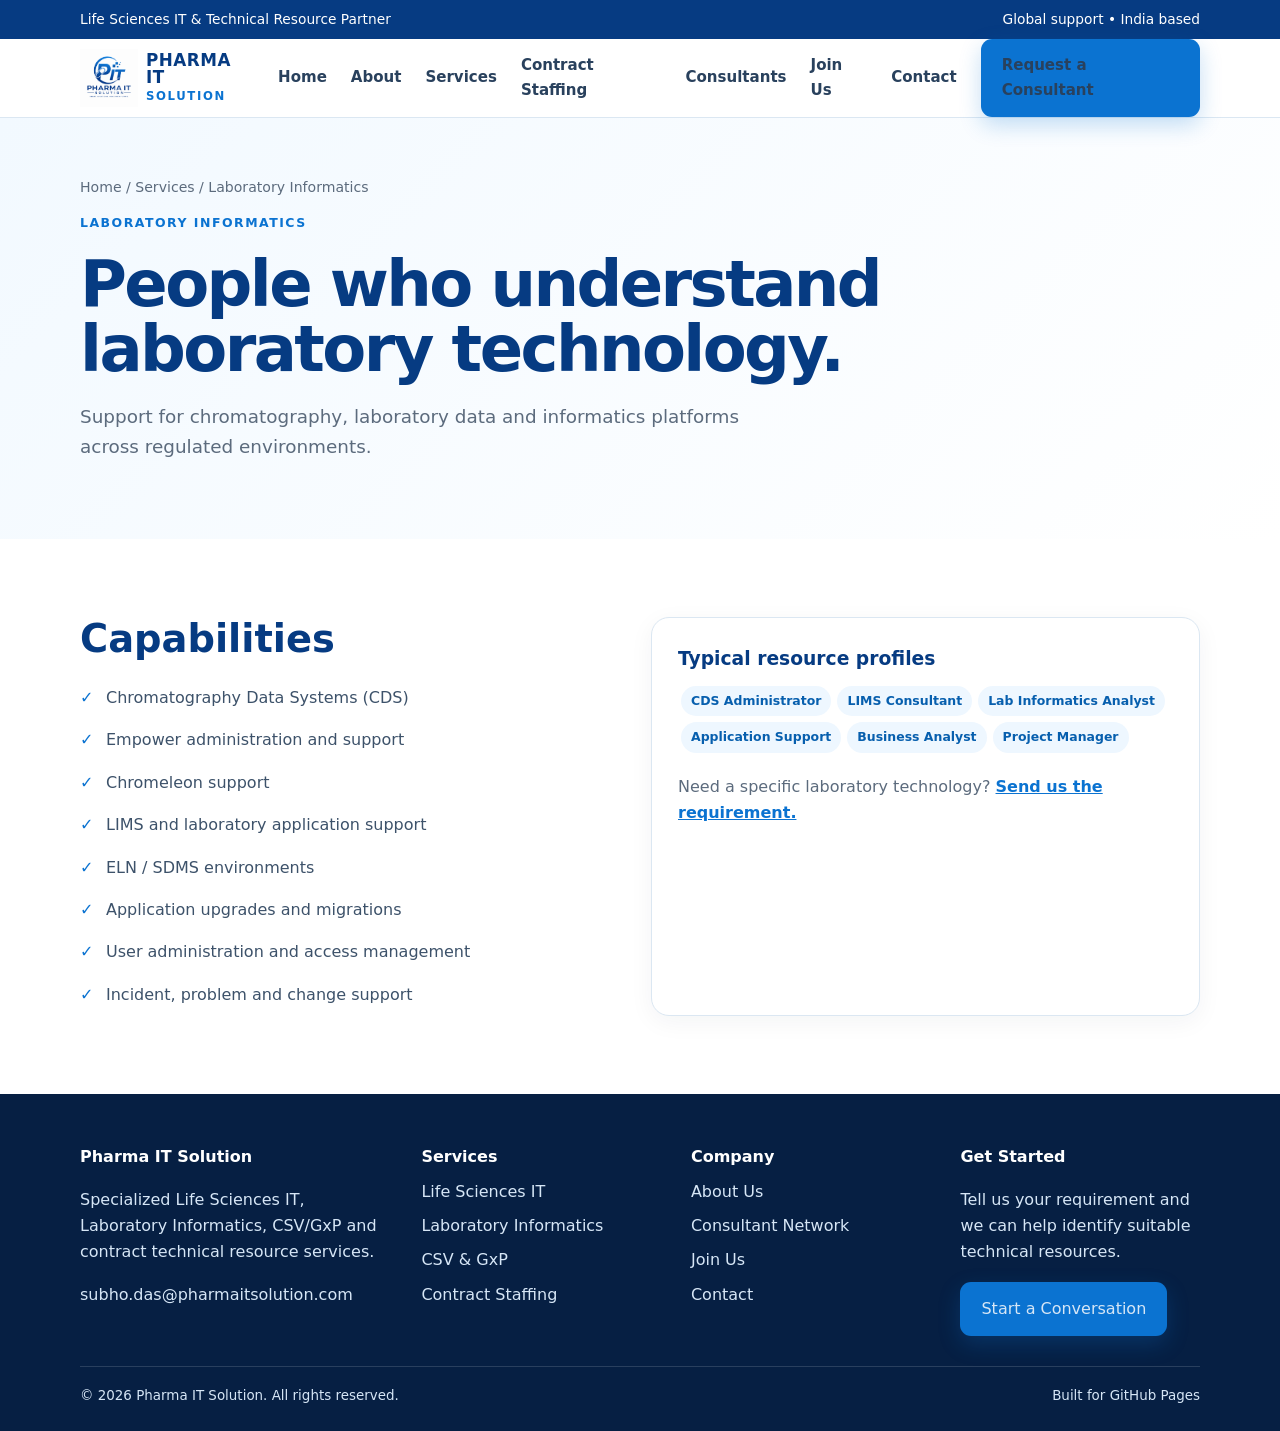
<file: laboratory-informatics.html>
<!doctype html>
<html lang="en">
<head>
<meta charset="utf-8">
<meta name="viewport" content="width=device-width,initial-scale=1">
<meta name="description" content="Pharma IT Solution - Life Sciences IT, Laboratory Informatics, CSV, GxP consulting and contract technical resources.">
<title>Laboratory Informatics | Pharma IT Solution</title>
<link rel="icon" href="assets/images/logo.png">
<link rel="stylesheet" href="assets/css/style.css">
</head>
<body>
<div class="topbar"><div class="container"><span>Life Sciences IT & Technical Resource Partner</span><span>Global support • India based</span></div></div>
<header class="navbar">
  <div class="container nav-wrap">
    <a class="brand" href="index.html" aria-label="Pharma IT Solution home">
      <img src="assets/images/logo.png" alt="Pharma IT Solution logo">
      <span class="brand-text"><strong>PHARMA IT</strong><span>SOLUTION</span></span>
    </a>
    <button class="menu-btn" aria-label="Open navigation">☰</button>
    <nav class="nav-links"><a href="index.html">Home</a><a href="about.html">About</a><a href="services.html">Services</a><a href="staffing.html">Contract Staffing</a><a href="consultants.html">Consultants</a><a href="careers.html">Join Us</a><a href="contact.html">Contact</a><a class="btn btn-primary" href="contact.html">Request a Consultant</a></nav>
  </div>
</header>

<main>
<section class="page-hero"><div class="container"><div class="breadcrumb">Home / Services / Laboratory Informatics</div><div class="kicker">Laboratory Informatics</div><h1>People who understand laboratory technology.</h1><p class="lead">Support for chromatography, laboratory data and informatics platforms across regulated environments.</p></div></section>
<section class="section"><div class="container grid-2">
<div><h2>Capabilities</h2><ul class="list"><li>Chromatography Data Systems (CDS)</li><li>Empower administration and support</li><li>Chromeleon support</li><li>LIMS and laboratory application support</li><li>ELN / SDMS environments</li><li>Application upgrades and migrations</li><li>User administration and access management</li><li>Incident, problem and change support</li></ul></div>
<div class="card"><h3>Typical resource profiles</h3><div><span class="tag">CDS Administrator</span><span class="tag">LIMS Consultant</span><span class="tag">Lab Informatics Analyst</span><span class="tag">Application Support</span><span class="tag">Business Analyst</span><span class="tag">Project Manager</span></div><p style="margin-top:18px">Need a specific laboratory technology? <a href="contact.html" style="color:#0b73d1;font-weight:800">Send us the requirement.</a></p></div>
</div></section>
</main>
<footer class="footer">
  <div class="container footer-grid">
    <div>
      <h3>Pharma IT Solution</h3>
      <p>Specialized Life Sciences IT, Laboratory Informatics, CSV/GxP and contract technical resource services.</p>
      <p><a href="mailto:subho.das@pharmaitsolution.com">subho.das@pharmaitsolution.com</a></p>
    </div>
    <div><h3>Services</h3><div class="footer-links">
      <a href="services.html">Life Sciences IT</a><a href="laboratory-informatics.html">Laboratory Informatics</a>
      <a href="csv-gxp.html">CSV & GxP</a><a href="staffing.html">Contract Staffing</a>
    </div></div>
    <div><h3>Company</h3><div class="footer-links">
      <a href="about.html">About Us</a><a href="consultants.html">Consultant Network</a><a href="careers.html">Join Us</a><a href="contact.html">Contact</a>
    </div></div>
    <div><h3>Get Started</h3><p>Tell us your requirement and we can help identify suitable technical resources.</p><a class="btn btn-primary" href="contact.html">Start a Conversation</a></div>
  </div>
  <div class="container footer-bottom"><span>© <span data-year></span> Pharma IT Solution. All rights reserved.</span><span>Built for GitHub Pages</span></div>
</footer>
<script src="assets/js/main.js"></script>
</body></html>
</file>
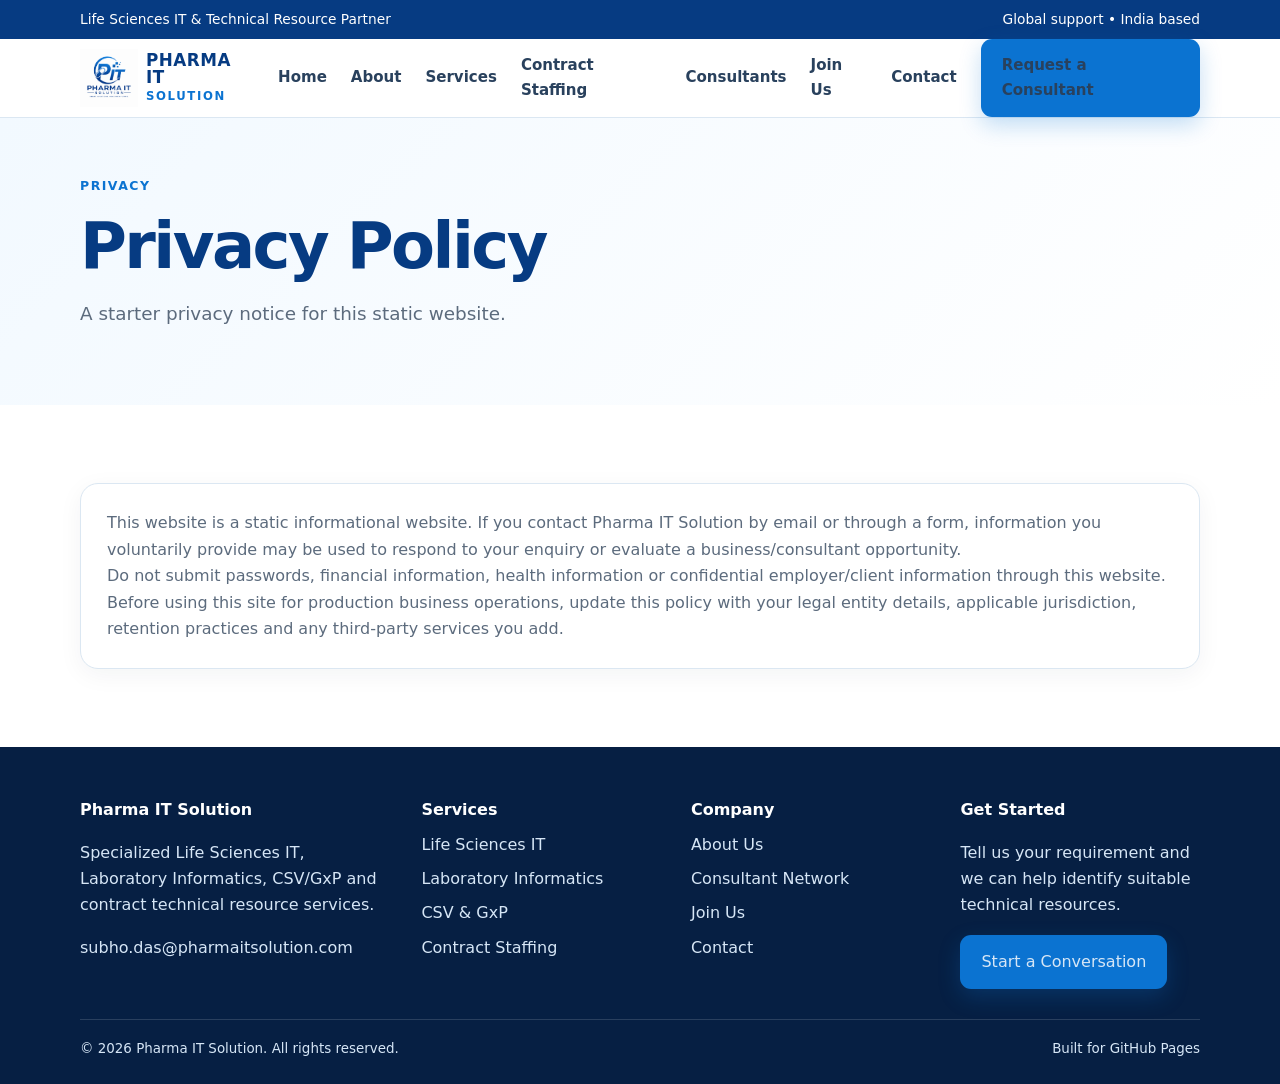
<file: privacy.html>
<!doctype html>
<html lang="en">
<head>
<meta charset="utf-8">
<meta name="viewport" content="width=device-width,initial-scale=1">
<meta name="description" content="Pharma IT Solution - Life Sciences IT, Laboratory Informatics, CSV, GxP consulting and contract technical resources.">
<title>Privacy Policy | Pharma IT Solution</title>
<link rel="icon" href="assets/images/logo.png">
<link rel="stylesheet" href="assets/css/style.css">
</head>
<body>
<div class="topbar"><div class="container"><span>Life Sciences IT & Technical Resource Partner</span><span>Global support • India based</span></div></div>
<header class="navbar">
  <div class="container nav-wrap">
    <a class="brand" href="index.html" aria-label="Pharma IT Solution home">
      <img src="assets/images/logo.png" alt="Pharma IT Solution logo">
      <span class="brand-text"><strong>PHARMA IT</strong><span>SOLUTION</span></span>
    </a>
    <button class="menu-btn" aria-label="Open navigation">☰</button>
    <nav class="nav-links"><a href="index.html">Home</a><a href="about.html">About</a><a href="services.html">Services</a><a href="staffing.html">Contract Staffing</a><a href="consultants.html">Consultants</a><a href="careers.html">Join Us</a><a href="contact.html">Contact</a><a class="btn btn-primary" href="contact.html">Request a Consultant</a></nav>
  </div>
</header>

<main><section class="page-hero"><div class="container"><div class="kicker">Privacy</div><h1>Privacy Policy</h1><p class="lead">A starter privacy notice for this static website.</p></div></section>
<section class="section"><div class="container"><div class="card"><p>This website is a static informational website. If you contact Pharma IT Solution by email or through a form, information you voluntarily provide may be used to respond to your enquiry or evaluate a business/consultant opportunity.</p><p>Do not submit passwords, financial information, health information or confidential employer/client information through this website.</p><p>Before using this site for production business operations, update this policy with your legal entity details, applicable jurisdiction, retention practices and any third-party services you add.</p></div></div></section></main>
<footer class="footer">
  <div class="container footer-grid">
    <div>
      <h3>Pharma IT Solution</h3>
      <p>Specialized Life Sciences IT, Laboratory Informatics, CSV/GxP and contract technical resource services.</p>
      <p><a href="mailto:subho.das@pharmaitsolution.com">subho.das@pharmaitsolution.com</a></p>
    </div>
    <div><h3>Services</h3><div class="footer-links">
      <a href="services.html">Life Sciences IT</a><a href="laboratory-informatics.html">Laboratory Informatics</a>
      <a href="csv-gxp.html">CSV & GxP</a><a href="staffing.html">Contract Staffing</a>
    </div></div>
    <div><h3>Company</h3><div class="footer-links">
      <a href="about.html">About Us</a><a href="consultants.html">Consultant Network</a><a href="careers.html">Join Us</a><a href="contact.html">Contact</a>
    </div></div>
    <div><h3>Get Started</h3><p>Tell us your requirement and we can help identify suitable technical resources.</p><a class="btn btn-primary" href="contact.html">Start a Conversation</a></div>
  </div>
  <div class="container footer-bottom"><span>© <span data-year></span> Pharma IT Solution. All rights reserved.</span><span>Built for GitHub Pages</span></div>
</footer>
<script src="assets/js/main.js"></script>
</body></html>
</file>
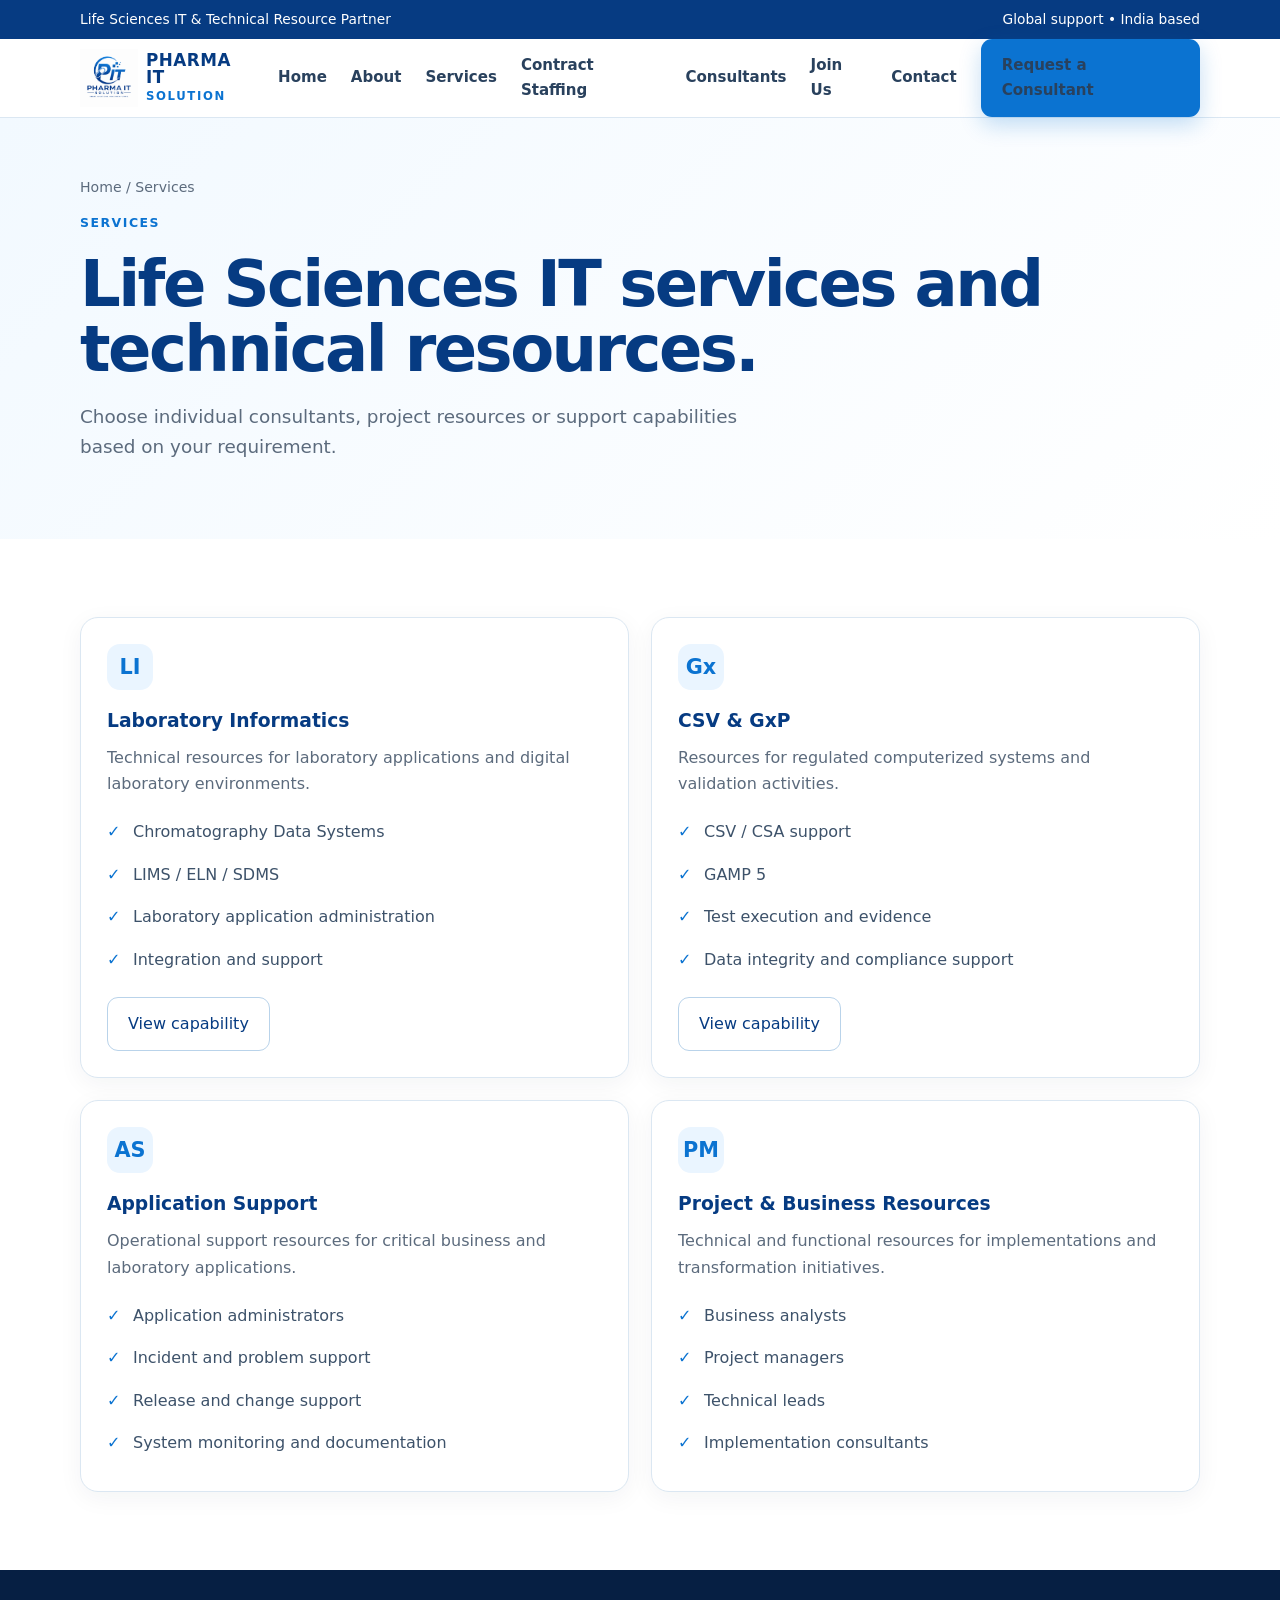
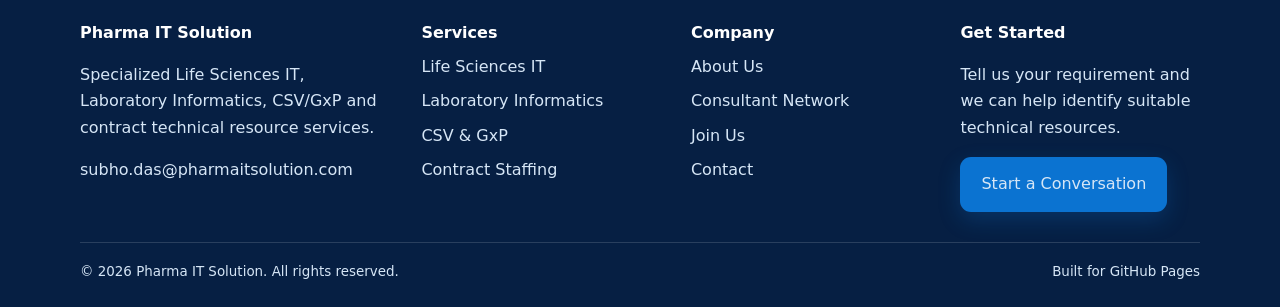
<file: services.html>
<!doctype html>
<html lang="en">
<head>
<meta charset="utf-8">
<meta name="viewport" content="width=device-width,initial-scale=1">
<meta name="description" content="Pharma IT Solution - Life Sciences IT, Laboratory Informatics, CSV, GxP consulting and contract technical resources.">
<title>Services | Pharma IT Solution</title>
<link rel="icon" href="assets/images/logo.png">
<link rel="stylesheet" href="assets/css/style.css">
</head>
<body>
<div class="topbar"><div class="container"><span>Life Sciences IT & Technical Resource Partner</span><span>Global support • India based</span></div></div>
<header class="navbar">
  <div class="container nav-wrap">
    <a class="brand" href="index.html" aria-label="Pharma IT Solution home">
      <img src="assets/images/logo.png" alt="Pharma IT Solution logo">
      <span class="brand-text"><strong>PHARMA IT</strong><span>SOLUTION</span></span>
    </a>
    <button class="menu-btn" aria-label="Open navigation">☰</button>
    <nav class="nav-links"><a href="index.html">Home</a><a href="about.html">About</a><a href="services.html" aria-current="page">Services</a><a href="staffing.html">Contract Staffing</a><a href="consultants.html">Consultants</a><a href="careers.html">Join Us</a><a href="contact.html">Contact</a><a class="btn btn-primary" href="contact.html">Request a Consultant</a></nav>
  </div>
</header>

<main>
<section class="page-hero"><div class="container"><div class="breadcrumb">Home / Services</div><div class="kicker">Services</div><h1>Life Sciences IT services and technical resources.</h1><p class="lead">Choose individual consultants, project resources or support capabilities based on your requirement.</p></div></section>
<section class="section"><div class="container"><div class="service-grid">
<article class="card"><div class="icon">LI</div><h3>Laboratory Informatics</h3><p>Technical resources for laboratory applications and digital laboratory environments.</p><ul class="list"><li>Chromatography Data Systems</li><li>LIMS / ELN / SDMS</li><li>Laboratory application administration</li><li>Integration and support</li></ul><a class="btn btn-outline" href="laboratory-informatics.html" style="margin-top:16px">View capability</a></article>
<article class="card"><div class="icon">Gx</div><h3>CSV & GxP</h3><p>Resources for regulated computerized systems and validation activities.</p><ul class="list"><li>CSV / CSA support</li><li>GAMP 5</li><li>Test execution and evidence</li><li>Data integrity and compliance support</li></ul><a class="btn btn-outline" href="csv-gxp.html" style="margin-top:16px">View capability</a></article>
<article class="card"><div class="icon">AS</div><h3>Application Support</h3><p>Operational support resources for critical business and laboratory applications.</p><ul class="list"><li>Application administrators</li><li>Incident and problem support</li><li>Release and change support</li><li>System monitoring and documentation</li></ul></article>
<article class="card"><div class="icon">PM</div><h3>Project & Business Resources</h3><p>Technical and functional resources for implementations and transformation initiatives.</p><ul class="list"><li>Business analysts</li><li>Project managers</li><li>Technical leads</li><li>Implementation consultants</li></ul></article>
</div></div></section>
</main>
<footer class="footer">
  <div class="container footer-grid">
    <div>
      <h3>Pharma IT Solution</h3>
      <p>Specialized Life Sciences IT, Laboratory Informatics, CSV/GxP and contract technical resource services.</p>
      <p><a href="mailto:subho.das@pharmaitsolution.com">subho.das@pharmaitsolution.com</a></p>
    </div>
    <div><h3>Services</h3><div class="footer-links">
      <a href="services.html">Life Sciences IT</a><a href="laboratory-informatics.html">Laboratory Informatics</a>
      <a href="csv-gxp.html">CSV & GxP</a><a href="staffing.html">Contract Staffing</a>
    </div></div>
    <div><h3>Company</h3><div class="footer-links">
      <a href="about.html">About Us</a><a href="consultants.html">Consultant Network</a><a href="careers.html">Join Us</a><a href="contact.html">Contact</a>
    </div></div>
    <div><h3>Get Started</h3><p>Tell us your requirement and we can help identify suitable technical resources.</p><a class="btn btn-primary" href="contact.html">Start a Conversation</a></div>
  </div>
  <div class="container footer-bottom"><span>© <span data-year></span> Pharma IT Solution. All rights reserved.</span><span>Built for GitHub Pages</span></div>
</footer>
<script src="assets/js/main.js"></script>
</body></html>
</file>
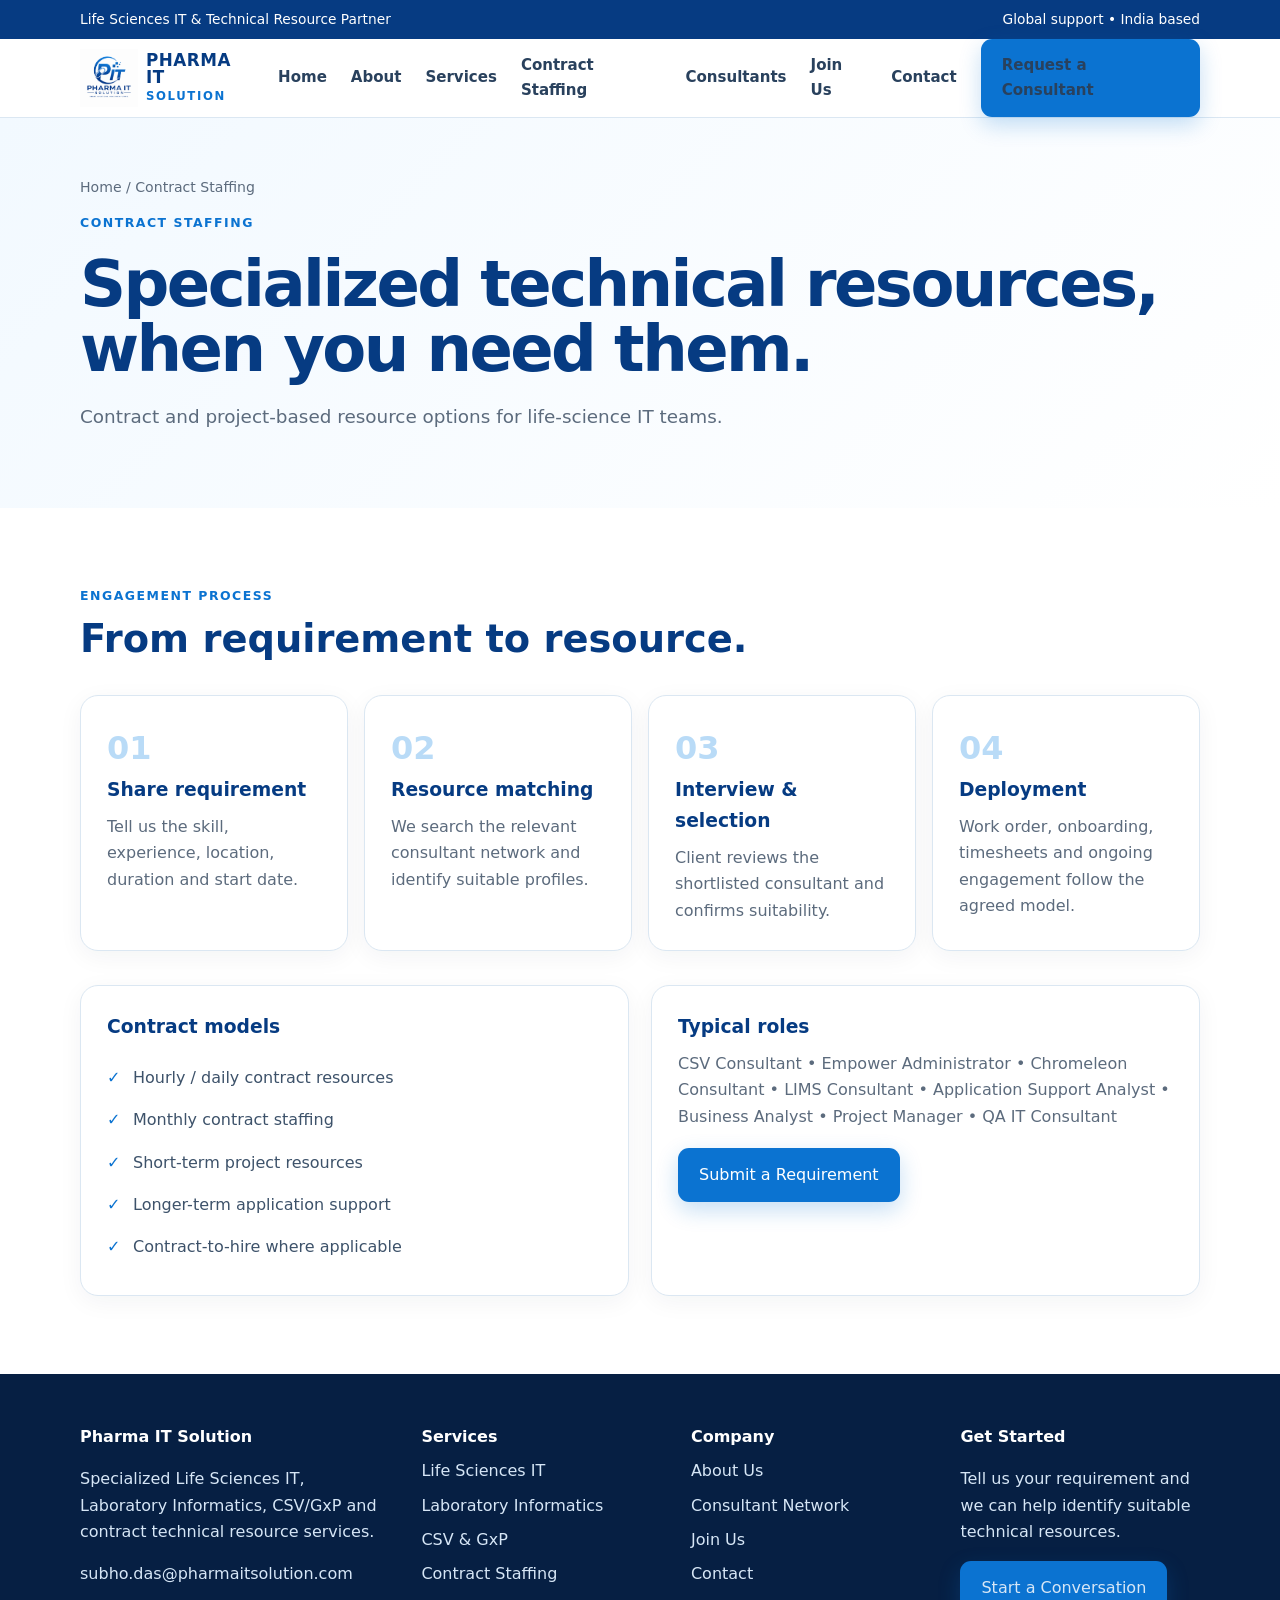
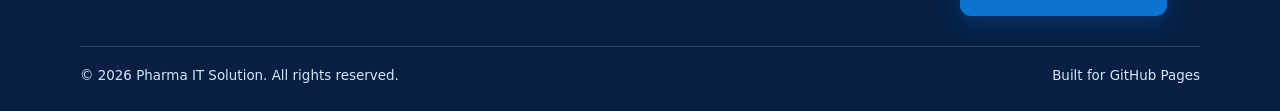
<file: staffing.html>
<!doctype html>
<html lang="en">
<head>
<meta charset="utf-8">
<meta name="viewport" content="width=device-width,initial-scale=1">
<meta name="description" content="Pharma IT Solution - Life Sciences IT, Laboratory Informatics, CSV, GxP consulting and contract technical resources.">
<title>Contract Staffing | Pharma IT Solution</title>
<link rel="icon" href="assets/images/logo.png">
<link rel="stylesheet" href="assets/css/style.css">
</head>
<body>
<div class="topbar"><div class="container"><span>Life Sciences IT & Technical Resource Partner</span><span>Global support • India based</span></div></div>
<header class="navbar">
  <div class="container nav-wrap">
    <a class="brand" href="index.html" aria-label="Pharma IT Solution home">
      <img src="assets/images/logo.png" alt="Pharma IT Solution logo">
      <span class="brand-text"><strong>PHARMA IT</strong><span>SOLUTION</span></span>
    </a>
    <button class="menu-btn" aria-label="Open navigation">☰</button>
    <nav class="nav-links"><a href="index.html">Home</a><a href="about.html">About</a><a href="services.html">Services</a><a href="staffing.html" aria-current="page">Contract Staffing</a><a href="consultants.html">Consultants</a><a href="careers.html">Join Us</a><a href="contact.html">Contact</a><a class="btn btn-primary" href="contact.html">Request a Consultant</a></nav>
  </div>
</header>

<main>
<section class="page-hero"><div class="container"><div class="breadcrumb">Home / Contract Staffing</div><div class="kicker">Contract Staffing</div><h1>Specialized technical resources, when you need them.</h1><p class="lead">Contract and project-based resource options for life-science IT teams.</p></div></section>
<section class="section"><div class="container">
<div class="section-head"><div class="kicker">Engagement process</div><h2>From requirement to resource.</h2></div>
<div class="process">
<div class="card"><div class="number">01</div><h3>Share requirement</h3><p>Tell us the skill, experience, location, duration and start date.</p></div>
<div class="card"><div class="number">02</div><h3>Resource matching</h3><p>We search the relevant consultant network and identify suitable profiles.</p></div>
<div class="card"><div class="number">03</div><h3>Interview & selection</h3><p>Client reviews the shortlisted consultant and confirms suitability.</p></div>
<div class="card"><div class="number">04</div><h3>Deployment</h3><p>Work order, onboarding, timesheets and ongoing engagement follow the agreed model.</p></div>
</div>
<div style="margin-top:34px" class="grid-2">
<div class="card"><h3>Contract models</h3><ul class="list"><li>Hourly / daily contract resources</li><li>Monthly contract staffing</li><li>Short-term project resources</li><li>Longer-term application support</li><li>Contract-to-hire where applicable</li></ul></div>
<div class="card"><h3>Typical roles</h3><p>CSV Consultant • Empower Administrator • Chromeleon Consultant • LIMS Consultant • Application Support Analyst • Business Analyst • Project Manager • QA IT Consultant</p><a class="btn btn-primary" href="contact.html" style="margin-top:18px">Submit a Requirement</a></div>
</div>
</div></section>
</main>
<footer class="footer">
  <div class="container footer-grid">
    <div>
      <h3>Pharma IT Solution</h3>
      <p>Specialized Life Sciences IT, Laboratory Informatics, CSV/GxP and contract technical resource services.</p>
      <p><a href="mailto:subho.das@pharmaitsolution.com">subho.das@pharmaitsolution.com</a></p>
    </div>
    <div><h3>Services</h3><div class="footer-links">
      <a href="services.html">Life Sciences IT</a><a href="laboratory-informatics.html">Laboratory Informatics</a>
      <a href="csv-gxp.html">CSV & GxP</a><a href="staffing.html">Contract Staffing</a>
    </div></div>
    <div><h3>Company</h3><div class="footer-links">
      <a href="about.html">About Us</a><a href="consultants.html">Consultant Network</a><a href="careers.html">Join Us</a><a href="contact.html">Contact</a>
    </div></div>
    <div><h3>Get Started</h3><p>Tell us your requirement and we can help identify suitable technical resources.</p><a class="btn btn-primary" href="contact.html">Start a Conversation</a></div>
  </div>
  <div class="container footer-bottom"><span>© <span data-year></span> Pharma IT Solution. All rights reserved.</span><span>Built for GitHub Pages</span></div>
</footer>
<script src="assets/js/main.js"></script>
</body></html>
</file>
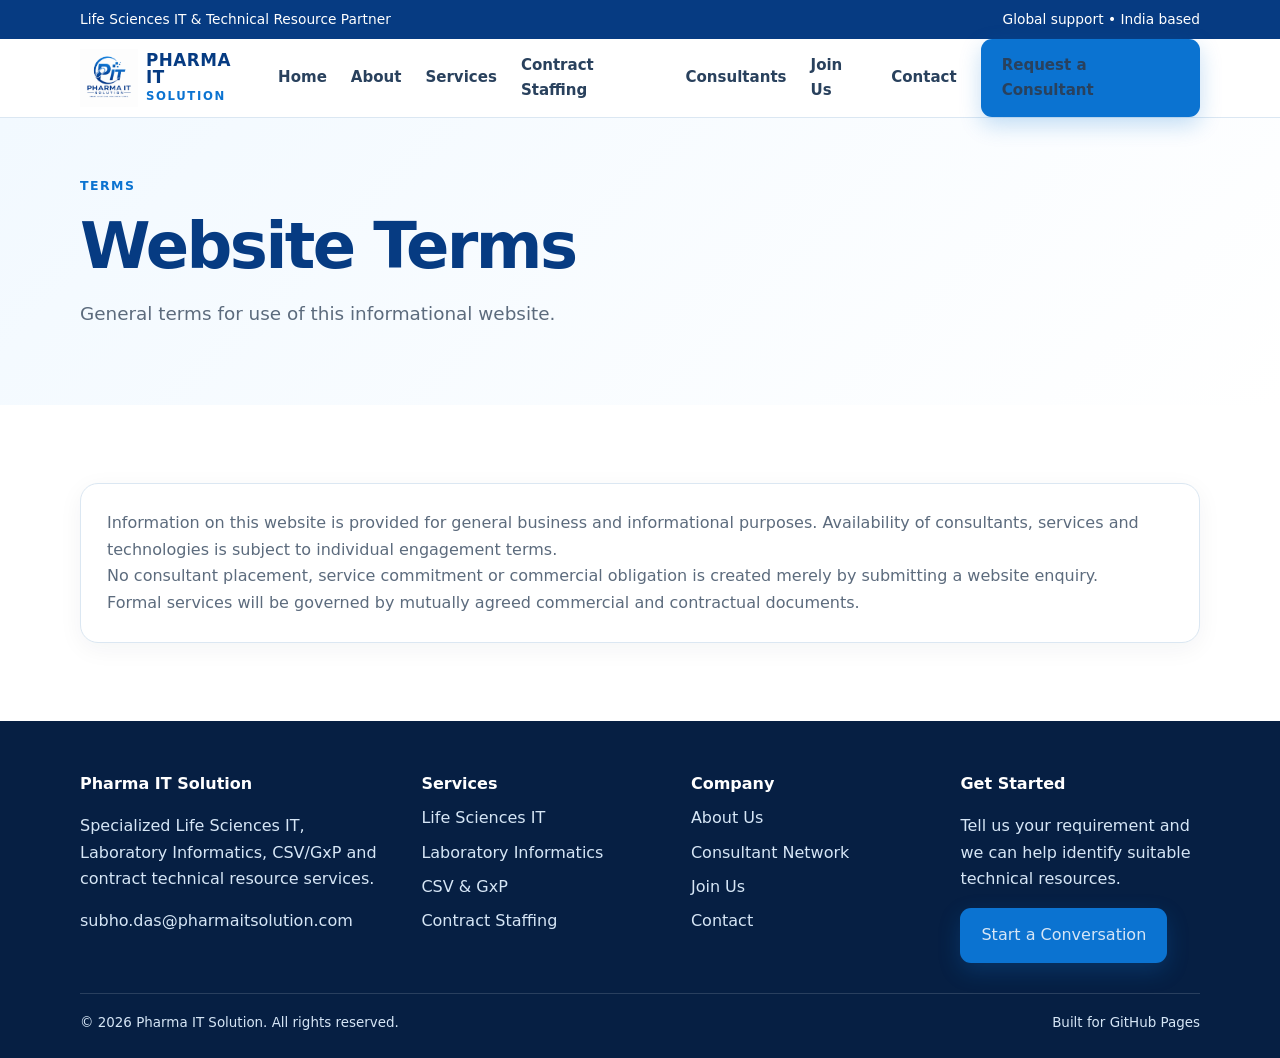
<file: terms.html>
<!doctype html>
<html lang="en">
<head>
<meta charset="utf-8">
<meta name="viewport" content="width=device-width,initial-scale=1">
<meta name="description" content="Pharma IT Solution - Life Sciences IT, Laboratory Informatics, CSV, GxP consulting and contract technical resources.">
<title>Terms | Pharma IT Solution</title>
<link rel="icon" href="assets/images/logo.png">
<link rel="stylesheet" href="assets/css/style.css">
</head>
<body>
<div class="topbar"><div class="container"><span>Life Sciences IT & Technical Resource Partner</span><span>Global support • India based</span></div></div>
<header class="navbar">
  <div class="container nav-wrap">
    <a class="brand" href="index.html" aria-label="Pharma IT Solution home">
      <img src="assets/images/logo.png" alt="Pharma IT Solution logo">
      <span class="brand-text"><strong>PHARMA IT</strong><span>SOLUTION</span></span>
    </a>
    <button class="menu-btn" aria-label="Open navigation">☰</button>
    <nav class="nav-links"><a href="index.html">Home</a><a href="about.html">About</a><a href="services.html">Services</a><a href="staffing.html">Contract Staffing</a><a href="consultants.html">Consultants</a><a href="careers.html">Join Us</a><a href="contact.html">Contact</a><a class="btn btn-primary" href="contact.html">Request a Consultant</a></nav>
  </div>
</header>

<main><section class="page-hero"><div class="container"><div class="kicker">Terms</div><h1>Website Terms</h1><p class="lead">General terms for use of this informational website.</p></div></section>
<section class="section"><div class="container"><div class="card"><p>Information on this website is provided for general business and informational purposes. Availability of consultants, services and technologies is subject to individual engagement terms.</p><p>No consultant placement, service commitment or commercial obligation is created merely by submitting a website enquiry.</p><p>Formal services will be governed by mutually agreed commercial and contractual documents.</p></div></div></section></main>
<footer class="footer">
  <div class="container footer-grid">
    <div>
      <h3>Pharma IT Solution</h3>
      <p>Specialized Life Sciences IT, Laboratory Informatics, CSV/GxP and contract technical resource services.</p>
      <p><a href="mailto:subho.das@pharmaitsolution.com">subho.das@pharmaitsolution.com</a></p>
    </div>
    <div><h3>Services</h3><div class="footer-links">
      <a href="services.html">Life Sciences IT</a><a href="laboratory-informatics.html">Laboratory Informatics</a>
      <a href="csv-gxp.html">CSV & GxP</a><a href="staffing.html">Contract Staffing</a>
    </div></div>
    <div><h3>Company</h3><div class="footer-links">
      <a href="about.html">About Us</a><a href="consultants.html">Consultant Network</a><a href="careers.html">Join Us</a><a href="contact.html">Contact</a>
    </div></div>
    <div><h3>Get Started</h3><p>Tell us your requirement and we can help identify suitable technical resources.</p><a class="btn btn-primary" href="contact.html">Start a Conversation</a></div>
  </div>
  <div class="container footer-bottom"><span>© <span data-year></span> Pharma IT Solution. All rights reserved.</span><span>Built for GitHub Pages</span></div>
</footer>
<script src="assets/js/main.js"></script>
</body></html>
</file>
<file: assets/css/style.css>
:root{
  --navy:#063b82;
  --blue:#0b73d1;
  --sky:#eaf5ff;
  --ink:#10243e;
  --muted:#5c6b7d;
  --white:#ffffff;
  --line:#dbe7f2;
  --soft:#f6faff;
  --shadow:0 14px 40px rgba(16,36,62,.10);
  --radius:18px;
}
*{box-sizing:border-box}
html{scroll-behavior:smooth}
body{margin:0;font-family:Inter,ui-sans-serif,system-ui,-apple-system,BlinkMacSystemFont,"Segoe UI",sans-serif;color:var(--ink);background:#fff;line-height:1.65}
a{color:inherit}
img{max-width:100%;display:block}
.container{width:min(1120px,92%);margin:auto}
.topbar{background:var(--navy);color:#fff;font-size:.86rem}
.topbar .container{display:flex;justify-content:space-between;gap:20px;padding:8px 0}
.navbar{position:sticky;top:0;z-index:50;background:rgba(255,255,255,.96);backdrop-filter:blur(12px);border-bottom:1px solid var(--line)}
.nav-wrap{display:flex;align-items:center;justify-content:space-between;min-height:78px;gap:24px}
.brand{display:flex;align-items:center;text-decoration:none;font-weight:800;color:var(--navy)}
.brand img{width:58px;height:58px;object-fit:contain}
.brand-text{line-height:1.05;margin-left:8px}
.brand-text strong{display:block;font-size:1.05rem;letter-spacing:.03em}
.brand-text span{font-size:.73rem;color:var(--blue);letter-spacing:.14em}
.nav-links{display:flex;align-items:center;gap:24px}
.nav-links a{text-decoration:none;font-weight:650;font-size:.94rem;color:#29415d}
.nav-links a:hover{color:var(--blue)}
.menu-btn{display:none;border:0;background:var(--sky);color:var(--navy);font-size:1.4rem;border-radius:10px;padding:8px 12px}
.btn{display:inline-flex;align-items:center;justify-content:center;gap:8px;padding:13px 20px;border-radius:11px;text-decoration:none;font-weight:750;border:1px solid transparent;cursor:pointer;font:inherit}
.btn-primary{background:var(--blue);color:#fff;box-shadow:0 8px 22px rgba(11,115,209,.24)}
.btn-primary:hover{background:#075fae}
.btn-outline{border-color:#b9d3ea;color:var(--navy);background:#fff}
.btn-outline:hover{border-color:var(--blue);color:var(--blue)}
.hero{background:linear-gradient(135deg,#f5fbff 0%,#fff 55%,#edf7ff 100%);padding:78px 0 70px;overflow:hidden}
.hero-grid{display:grid;grid-template-columns:1.12fr .88fr;align-items:center;gap:60px}
.eyebrow{display:inline-flex;padding:7px 11px;border-radius:999px;background:#dff0ff;color:#075fae;font-weight:800;font-size:.8rem;letter-spacing:.05em;text-transform:uppercase}
h1{font-size:clamp(2.45rem,5vw,4.6rem);line-height:1.03;margin:18px 0;color:var(--navy);letter-spacing:-.04em}
h2{font-size:clamp(1.9rem,3vw,2.7rem);line-height:1.15;color:var(--navy);margin:0 0 16px}
h3{color:var(--navy);margin:0 0 8px}
.lead{font-size:1.15rem;color:var(--muted);max-width:680px}
.hero-actions{display:flex;flex-wrap:wrap;gap:12px;margin-top:28px}
.hero-card{background:#fff;border:1px solid var(--line);border-radius:24px;padding:24px;box-shadow:var(--shadow)}
.hero-card img{width:100%;max-width:460px;margin:auto}
.section{padding:78px 0}
.section-soft{background:var(--soft)}
.section-head{max-width:720px;margin-bottom:34px}
.kicker{color:var(--blue);font-weight:800;text-transform:uppercase;letter-spacing:.12em;font-size:.78rem;margin-bottom:10px}
.grid-3{display:grid;grid-template-columns:repeat(3,1fr);gap:20px}
.grid-2{display:grid;grid-template-columns:repeat(2,1fr);gap:22px}
.card{background:#fff;border:1px solid var(--line);border-radius:var(--radius);padding:26px;box-shadow:0 6px 25px rgba(16,36,62,.05)}
.card:hover{transform:translateY(-2px);transition:.2s;box-shadow:var(--shadow)}
.icon{width:46px;height:46px;display:grid;place-items:center;border-radius:13px;background:var(--sky);color:var(--blue);font-size:1.3rem;font-weight:900;margin-bottom:16px}
.card p{color:var(--muted);margin:0}
.list{padding:0;margin:14px 0 0;list-style:none}
.list li{padding:8px 0 8px 26px;position:relative;color:#3d526a}
.list li:before{content:"✓";position:absolute;left:0;color:var(--blue);font-weight:900}
.stats{display:grid;grid-template-columns:repeat(4,1fr);gap:14px;margin-top:32px}
.stat{background:#fff;border:1px solid var(--line);border-radius:15px;padding:20px;text-align:center}
.stat strong{display:block;font-size:1.8rem;color:var(--navy)}
.stat span{color:var(--muted);font-size:.9rem}
.cta{background:linear-gradient(135deg,var(--navy),#0b73d1);color:#fff;border-radius:26px;padding:46px}
.cta h2{color:#fff}
.cta p{color:#dceeff}
.page-hero{background:linear-gradient(135deg,#f2f9ff,#fff);padding:58px 0}
.breadcrumb{color:var(--muted);font-size:.88rem;margin-bottom:14px}
.service-grid{display:grid;grid-template-columns:repeat(2,1fr);gap:22px}
.tag{display:inline-block;background:#eef7ff;color:#075fae;border-radius:999px;padding:5px 10px;font-size:.78rem;font-weight:750;margin:3px}
.process{display:grid;grid-template-columns:repeat(4,1fr);gap:16px;counter-reset:step}
.process .card{position:relative}
.process .number{font-size:2rem;font-weight:900;color:#b9dbf7}
.form-wrap{display:grid;grid-template-columns:.8fr 1.2fr;gap:28px;align-items:start}
form{background:#fff;border:1px solid var(--line);border-radius:20px;padding:26px;box-shadow:var(--shadow)}
label{display:block;font-weight:700;color:var(--navy);font-size:.9rem;margin:14px 0 7px}
input,textarea,select{width:100%;padding:12px 13px;border:1px solid #cbdbea;border-radius:10px;font:inherit;color:var(--ink);background:#fff}
textarea{min-height:130px;resize:vertical}
input:focus,textarea:focus,select:focus{outline:3px solid #d9efff;border-color:var(--blue)}
.small{font-size:.86rem;color:var(--muted)}
.footer{background:#061f43;color:#d6e6f6;padding:50px 0 24px}
.footer-grid{display:grid;grid-template-columns:1.3fr 1fr 1fr 1fr;gap:30px}
.footer h3{color:#fff;font-size:1rem}
.footer a{color:#d6e6f6;text-decoration:none}
.footer a:hover{color:#fff}
.footer-links{display:grid;gap:8px}
.footer-bottom{border-top:1px solid rgba(255,255,255,.14);margin-top:30px;padding-top:18px;font-size:.84rem;display:flex;justify-content:space-between;gap:20px}
.notice{background:#fff8df;border:1px solid #f0d37a;padding:15px 18px;border-radius:12px;color:#69540d}
table{width:100%;border-collapse:collapse;background:#fff;border:1px solid var(--line);border-radius:12px;overflow:hidden}
th,td{text-align:left;padding:13px;border-bottom:1px solid var(--line)}
th{background:#f2f8fd;color:var(--navy)}
@media(max-width:850px){
 .topbar .container{flex-direction:column;gap:2px}
 .nav-links{display:none;position:absolute;left:4%;right:4%;top:72px;background:#fff;border:1px solid var(--line);border-radius:14px;padding:14px;box-shadow:var(--shadow);flex-direction:column;align-items:stretch}
 .nav-links.open{display:flex}
 .nav-links a{padding:8px 6px}
 .menu-btn{display:block}
 .hero-grid,.form-wrap{grid-template-columns:1fr}
 .grid-3,.grid-2,.service-grid{grid-template-columns:1fr}
 .stats{grid-template-columns:repeat(2,1fr)}
 .process{grid-template-columns:repeat(2,1fr)}
 .footer-grid{grid-template-columns:1fr 1fr}
}
@media(max-width:560px){
 .brand img{width:48px;height:48px}
 .hero{padding:55px 0}
 .section{padding:58px 0}
 .stats,.process,.footer-grid{grid-template-columns:1fr}
 .cta{padding:30px 22px}
 .footer-bottom{flex-direction:column}
}
</file>
